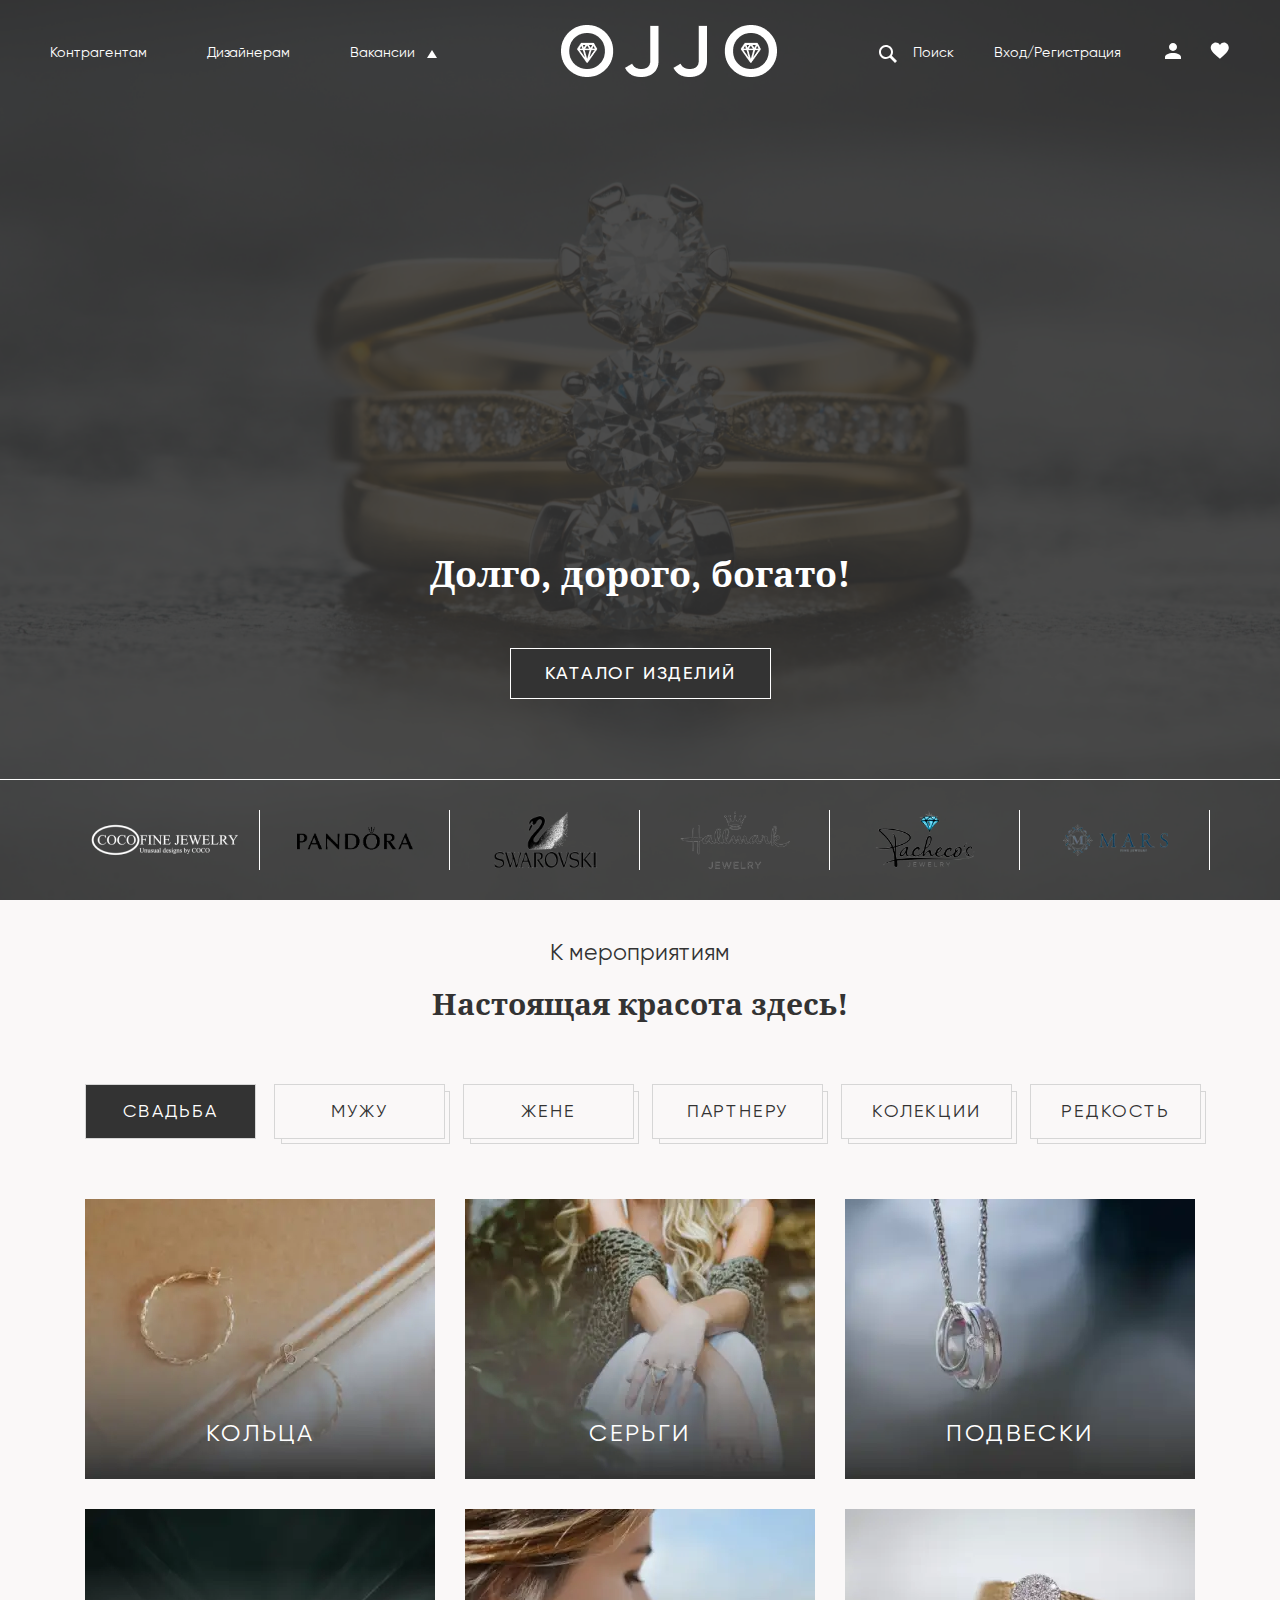
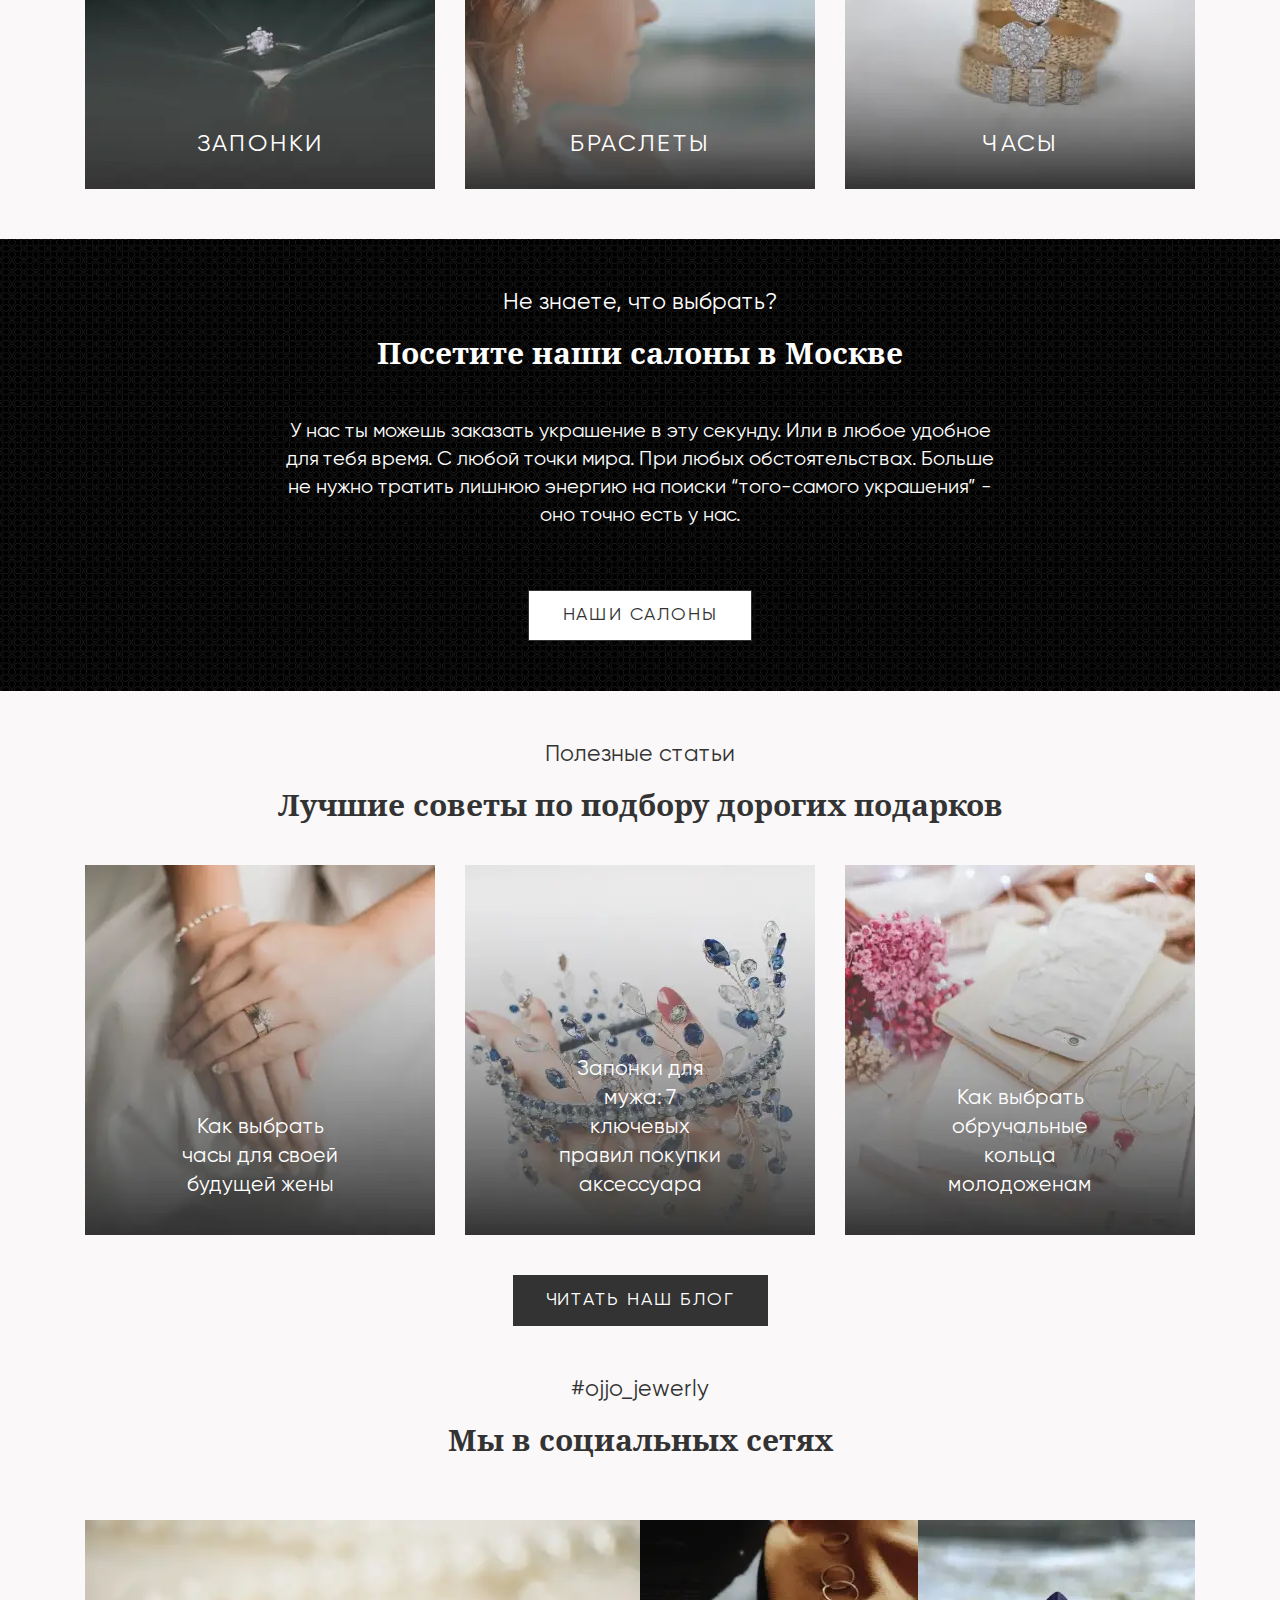
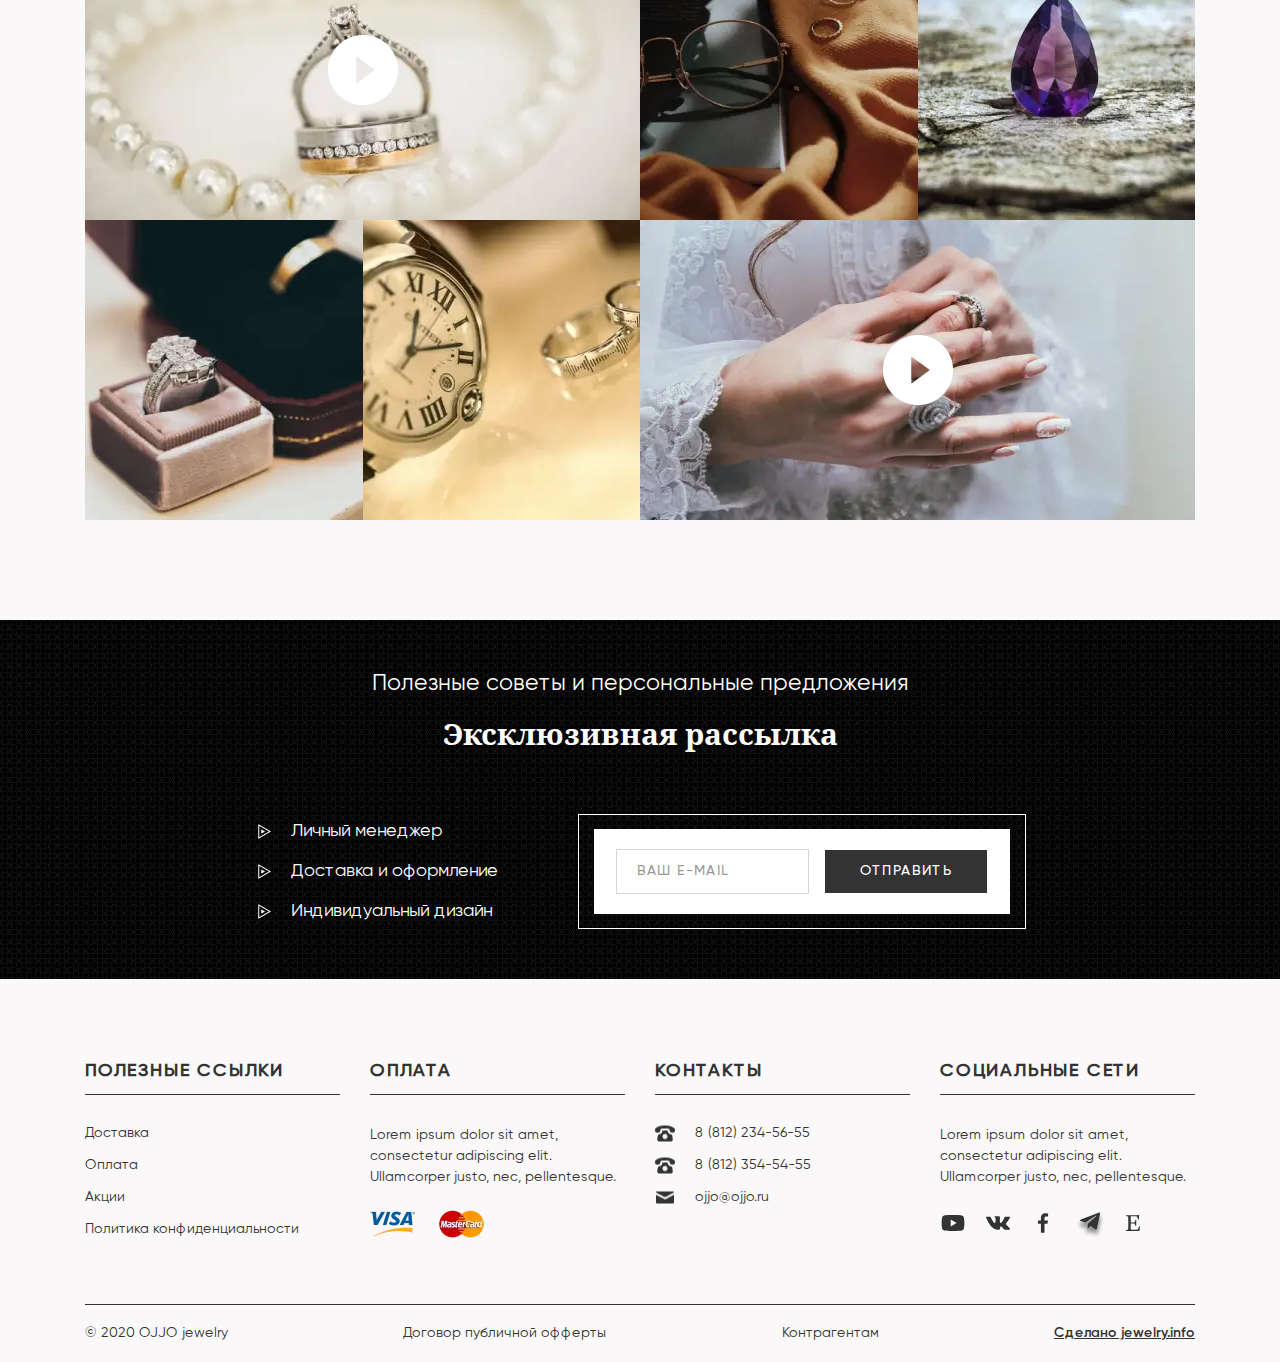
<file: index.html>
<!DOCTYPE html><html lang="en"><head>    <meta charset="UTF-8">    <meta name="viewport" content="width=device-width, initial-scale=1.0">    <title>OJJO</title>    <link rel="stylesheet" href="css/style.min.css">    <!-- Favicon -->    <link rel="apple-touch-icon" sizes="180x180" href="img/favicon/apple-touch-icon.png">    <link rel="icon" type="image/png" sizes="32x32" href="img/favicon/favicon-32x32.png">    <link rel="icon" type="image/png" sizes="16x16" href="img/favicon/favicon-16x16.png">    <link rel="manifest" href="img/favicon/site.webmanifest">    <meta name="msapplication-TileColor" content="#da532c">    <meta name="theme-color" content="#ffffff"></head><!-- Svg --><svg style="display: none;">    <symbol id = "ArrowLeft" viewBox="0 0 455 455">        <path d="M227.5,0C101.855,0,0,101.855,0,227.5S101.855,455,227.5,455S455,353.145,455,227.5S353.145,0,227.5,0z M276.772,334.411	    l-21.248,21.178L127.852,227.5L255.524,99.411l21.248,21.178L170.209,227.5L276.772,334.411z"/>    </symbol>    <symbol id = "ArrowRight" viewBox="0 0 455 455">        <path d="M227.5,0C101.855,0,0,101.855,0,227.5S101.855,455,227.5,455S455,353.145,455,227.5S353.145,0,227.5,0z M199.476,355.589	    l-21.248-21.178L284.791,227.5L178.228,120.589l21.248-21.178L327.148,227.5L199.476,355.589z"/>    </symbol></svg><body>    <div class="global-wrapper">        <!-- Svg --><svg style="display:none;">    <symbol id="search" viewBox="0 0 24 24">        <path            d="M21 19L15.846 13.846C16.7988 12.3979 17.1805 10.6477 16.917 8.93442C16.6536 7.22111 15.7638 5.66648 14.4199 4.57154C13.076 3.47659 11.3737 2.91923 9.64247 3.00735C7.91125 3.09547 6.27431 3.82281 5.04857 5.04855C3.82283 6.27429 3.09549 7.91123 3.00737 9.64245C2.91925 11.3737 3.47662 13.076 4.57156 14.4199C5.6665 15.7637 7.22113 16.6535 8.93445 16.917C10.6478 17.1804 12.3979 16.7988 13.846 15.846L19 21L21 19ZM5 9.99998C5 7.24298 7.243 4.99998 10 4.99998C12.757 4.99998 15 7.24298 15 9.99998C15 12.757 12.757 15 10 15C7.243 15 5 12.757 5 9.99998Z">    </symbol>    <symbol id="account" viewBox="0 0 24 24">        <path            d="M12 4C13.0609 4 14.0783 4.42143 14.8284 5.17157C15.5786 5.92172 16 6.93913 16 8C16 9.06087 15.5786 10.0783 14.8284 10.8284C14.0783 11.5786 13.0609 12 12 12C10.9391 12 9.92172 11.5786 9.17157 10.8284C8.42143 10.0783 8 9.06087 8 8C8 6.93913 8.42143 5.92172 9.17157 5.17157C9.92172 4.42143 10.9391 4 12 4ZM12 14C16.42 14 20 15.79 20 18V20H4V18C4 15.79 7.58 14 12 14Z">    </symbol>    <symbol id="like" viewBox="0 0 18 16">        <path            d="M8.97342 2.59641C6.21857 -1.65888 0.642853 0.659263 0.642853 5.29469C0.642853 8.77555 8.28685 14.2205 8.97342 14.9285C9.66471 14.2205 16.9286 8.77555 16.9286 5.29469C16.9286 0.694406 11.7334 -1.65888 8.97342 2.59641V2.59641Z">    </symbol></svg><!-- Header --><div class="main__header">    <header class="header catalog__header" id = "header">        <div class="container">            <div class="header__inner">                <button class="nav-toggle">                    <span class="nav-toggle__item">Menu</span>                </button>                <nav class="header-menu menu">                    <ul class="header-menu-list menu__list">                        <li class="header-menu-list__item">                            <a href="contacts.html" class="header-menu-list__link">Контрагентам</a>                        </li>                        <li class="header-menu-list__item"><a href="catalog.html" class="header-menu-list__link">Дизайнерам</a></li>                        <li class="header-menu-list__item header-menu-list__item_arr">                            <a href="#" class="header-menu-list__link header-menu-list__link_arr">Вакансии</a>                            <span class="menu__arrow arrow"></span>                            <ul class="sub-menu__list">                                <li>                                    <a href="#" class = "sub-menu__link">Дизайнер</a>                                </li>                                <li>                                    <a href="#" class = "sub-menu__link">Менеджер</a>                                </li>                                <li>                                    <a href="#" class = "sub-menu__link">Управляющий персоналом</a>                                </li>                                <li>                                    <a href="#" class = "sub-menu__link">С++ программист</a>                                </li>                            </ul>                        </li>                    </ul>                </nav>                <!-- Logo -->                <div class="header__logo">                    <a href="#" class="logo">                        <picture><source srcset="img/header/logo.webp" type="image/webp"><img src="img/header/logo.png" alt="Ojjo"></picture>                    </a>                </div>                <!-- Actions -->                <div class="header__actions actions-header">                    <div class="actions-header__search search">                        <form action="#" class="actions-header__form">                            <input type="search" class = "input" placeholder="Введите">                        </form>                        <a href="#" class="search__iccon">                            <svg class="search__img">                                <use xlink:href="#search"></use>                            </svg>                            <span>Поиск</span>                        </a>                    </div>                    <div class="actions-header__enter enter-header">                        <a href="#" class="enter-header__link"><span>Вход/</span> <span>Регистрация</span></a>                    </div>                    <div class="actions-header__links links-header">                        <a href="#" class="links-header__item">                            <svg class="links-header__img">                                <use xlink:href="#account"></use>                            </svg>                        </a>                        <a href="#" class="links-header__item">                            <svg class="links-header__img links-header__img_like">                                <use xlink:href="#like"></use>                            </svg>                        </a>                    </div>                    <!-- Hidden -->                    <ul class="header-social">                        <li class="header-social__item"><a href="#" class="header-social__link"><picture><source srcset="img/header/carbon_logo-youtube.svg" type="image/webp"><img src="img/header/carbon_logo-youtube.svg" alt="Youtube"></picture></a></li>                        <li class="header-social__item"><a href="#" class="header-social__link"><picture><source srcset="img/header/entypo-social_vk.svg" type="image/webp"><img src="img/header/entypo-social_vk.svg" alt="Entypo"></picture></a></li>                        <li class="header-social__item"><a href="#" class="header-social__link"><picture><source srcset="img/header/bx_bxl-facebook.svg" type="image/webp"><img src="img/header/bx_bxl-facebook.svg" alt="Facebook"></picture></a></li>                        <li class="header-social__item"><a href="#" class="header-social__link"><picture><source srcset="img/header/bx_bxl-telegram.svg" type="image/webp"><img src="img/header/bx_bxl-telegram.svg" alt="Telegram"></picture></a></li>                        <li class="header-social__item"><a href="#" class="header-social__link"><picture><source srcset="img/header/simple-icons_etsy.svg" type="image/webp"><img class="header-social__iccon_l" src="img/header/simple-icons_etsy.svg" alt="Etsy"></picture></a></li>                    </ul>                </div>            </div>        </div>    </header></div>        <main class="page">            <div class="intro" id = "intro" style = "background: url(img/intro/bgc.png) no-repeat center center;">                <div class="container">                    <div class="intro__inner">                        <div class="intro__row">                            <h3 class="intro__title">Долго, дорого, богато!</h3>                            <a href="catalog.html" class="intro__btn">Каталог изделий </a>                        </div>                        <!-- Intro footer -->                        <div class="intro__bottom bottom-intro">                            <div class="bottom-intro__brands brands" id = "brands-slider">                                <div class="brands__item">                                    <picture><source srcset="img/intro/1.webp" type="image/webp"><img src="img/intro/1.png" alt="Coco fine jevelry"></picture>                                </div>                                <div class="brands__item">                                    <picture><source srcset="img/intro/2.webp" type="image/webp"><img src="img/intro/2.png" alt="Coco fine jevelry"></picture>                                </div>                                <div class="brands__item">                                    <picture><source srcset="img/intro/3.webp" type="image/webp"><img src="img/intro/3.png" alt="Coco fine jevelry"></picture>                                </div>                                <div class="brands__item">                                    <picture><source srcset="img/intro/4.webp" type="image/webp"><img src="img/intro/4.png" alt="Coco fine jevelry"></picture>                                </div>                                <div class="brands__item">                                    <picture><source srcset="img/intro/5.webp" type="image/webp"><img src="img/intro/5.png" alt="Coco fine jevelry"></picture>                                </div>                                <div class="brands__item">                                    <picture><source srcset="img/intro/6.webp" type="image/webp"><img src="img/intro/6.png" alt="Coco fine jevelry"></picture>                                </div>                                <div class="brands__item">                                    <picture><source srcset="img/intro/4.webp" type="image/webp"><img src="img/intro/4.png" alt="Coco fine jevelry"></picture>                                </div>                                <div class="brands__item">                                    <picture><source srcset="img/intro/2.webp" type="image/webp"><img src="img/intro/2.png" alt="Coco fine jevelry"></picture>                                </div>                                <div class="brands__item">                                    <picture><source srcset="img/intro/1.webp" type="image/webp"><img src="img/intro/1.png" alt="Coco fine jevelry"></picture>                                </div>                                <div class="brands__item">                                    <picture><source srcset="img/intro/3.webp" type="image/webp"><img src="img/intro/3.png" alt="Coco fine jevelry"></picture>                                </div>                                <div class="brands__item">                                    <picture><source srcset="img/intro/6.webp" type="image/webp"><img src="img/intro/6.png" alt="Coco fine jevelry"></picture>                                </div>                                <div class="brands__item">                                    <picture><source srcset="img/intro/5.webp" type="image/webp"><img src="img/intro/5.png" alt="Coco fine jevelry"></picture>                                </div>                            </div>                        </div>                    </div>                </div>            </div>            <!-- Events -->            <section class="events">                <div class="container">                    <div class="section-header">                        <h5 class="section-header__suptitle">К мероприятиям</h5>                        <h3 class="section-header__title">Настоящая красота здесь!</h3>                    </div>                    <div class="events__inner">                        <nav class="events-menu">                            <ul class="events-menu-list">                                <li class="events-menu-list__item"><button data-filter = "All"  href="#" class="events-menu-list__link active"><span>Свадьба</span></button></li>                                <li class="events-menu-list__item"><button data-filter = "Man"  href="#" class="events-menu-list__link"><span>Мужу</span></button></li>                                <li class="events-menu-list__item"><button data-filter = "Women"  href="#" class="events-menu-list__link"><span>Жене</span></button></li>                                <li class="events-menu-list__item"><button data-filter = "Partner"  href="#" class="events-menu-list__link"><span>Партнеру</span></button></li>                                <li class="events-menu-list__item"><button data-filter = "Collection"  href="#" class="events-menu-list__link"><span>Колекции</span></button></li>                                <li class="events-menu-list__item"><button data-filter = "Only"  href="#" class="events-menu-list__link"><span>Редкость</span></button></li>                            </ul>                        </nav>                        <div class="events__items">                            <div class = "events__column" data-cat = "Women">                                <a href = "catalog.html" class="events__item item">                                    <picture><source srcset="img/events/item1.webp" type="image/webp"><img src="img/events/item1.png" alt="Кольца"></picture>                                    <div class = "events__content">                                        <span class="item__title">Кольца</span>                                    </div>                                </a>                            </div>                            <div class = "events__column" data-cat = "Women">                                <a href = "catalog.html" class="events__item item">                                    <picture><source srcset="img/events/item2.webp" type="image/webp"><img src="img/events/item2.png" alt="серьги"></picture>                                    <div class = "events__content">                                        <span class="item__title">Серьги</span>                                    </div>                                </a>                            </div>                            <div class = "events__column" data-cat = "Partner">                                <a href = "catalog.html" class="events__item item">                                    <picture><source srcset="img/events/item3.webp" type="image/webp"><img src="img/events/item3.png" alt="подвески"></picture>                                    <div class = "events__content">                                        <span class="item__title">Подвески</span>                                    </div>                                </a>                            </div>                            <div class = "events__column" data-cat = "Only">                                <a href = "catalog.html" class="events__item item">                                    <picture><source srcset="img/events/item4.webp" type="image/webp"><img src="img/events/item4.png" alt="запонки"></picture>                                    <div class = "events__content">                                        <span class="item__title">Запонки</span>                                    </div>                                </a>                            </div>                            <div class = "events__column" data-cat = "Collection">                                <a href = "catalog.html" class="events__item item">                                    <picture><source srcset="img/events/item5.webp" type="image/webp"><img src="img/events/item5.png" alt="браслеты"></picture>                                    <div class = "events__content">                                        <span class="item__title">Браслеты</span>                                    </div>                                </a>                            </div>                            <div class = "events__column" data-cat = "Man">                                <a href = "catalog.html" class="events__item item">                                    <picture><source srcset="img/events/item6.webp" type="image/webp"><img src="img/events/item6.png" alt="часы"></picture>                                    <div class = "events__content">                                        <span class="item__title">Часы</span>                                    </div>                                </a>                            </div>                        </div>                    </div>                </div>            </section>            <section class="salon section">                <div class="container">                    <div class="section-header">                        <h5 class="section-header__suptitle section-header__suptitle_white">Не знаете, что выбрать?</h5>                        <h3 class="section-header__title section-header__title_white">Посетите наши салоны в Москве</h3>                    </div>                    <div class="salon__content">                        <div class="salon__description">                            <p>У нас ты можешь заказать украшение в эту секунду. Или в любое удобное для тебя время. С любой точки мира. При любых обстоятельствах. Больше не нужно тратить лишнюю энергию на поиски “того-самого украшения” - оно точно есть у нас. </p>                        </div>                        <div class="salon__btn">                            <a href="catalog.html" class="section-button">Наши салоны</a>                        </div>                    </div>                </div>            </section>            <section class="blog section">                <div class="container">                    <div class="section-header">                        <h5 class="section-header__suptitle">Полезные статьи</h5>                        <h3 class="section-header__title">Лучшие советы по подбору дорогих подарков</h3>                    </div>                    <div class="blog__inner">                        <div class="blog__column">                            <a href = "catalog.html" class="blog__item">                                <picture><source srcset="img/blog/block1.webp" type="image/webp"><img src="img/blog/block1.png" alt=""></picture>                                <div class="blog__content">                                    <span class="blog__title">Как выбрать часы для своей будущей жены</span>                                </div>                            </a>                        </div>                        <div class="blog__column">                            <a href = "catalog.html" class="blog__item">                                <picture><source srcset="img/blog/block2.webp" type="image/webp"><img src="img/blog/block2.png" alt=""></picture>                                <div class="blog__content">                                    <span class="blog__title">Запонки для мужа: 7 ключевых правил покупки аксессуара</span>                                </div>                            </a>                        </div>                        <div class="blog__column">                            <a href = "catalog.html" class="blog__item">                                <picture><source srcset="img/blog/block3.webp" type="image/webp"><img src="img/blog/block3.png" alt=""></picture>                                <div class="blog__content">                                    <span class="blog__title">Как выбрать обручальные кольца молодоженам</span>                                </div>                            </a>                        </div>                    </div>                    <div class="blog__btn">                        <a href="catalog.html" class = "section-button section-button_white">читать наш блог</a>                    </div>                </div>            </section>            <!-- Gallery -->            <section class = "gallery">                <div class = "container">                     <div class="section-header">                        <h5 class="section-header__suptitle">#ojjo_jewerly</h5>                        <h3 class="section-header__title">Мы в социальных сетях</h3>                    </div>                    <div class="gallery__row">                        <div class="gallery__column gallery__column_l">                            <a href = "catalog.html" target="_blank" class="gallery__item gallery__item_video">                                <picture><source srcset="img/gallery/1.webp" type="image/webp"><img src="img/gallery/1.png" alt=""></picture>                            </a>                        </div>                        <div class="gallery__column">                            <a href="catalog.html" target="_blank" class="gallery__item">                                <picture><source srcset="img/gallery/2.webp" type="image/webp"><img src="img/gallery/2.png" alt=""></picture>                            </a>                        </div>                        <div class="gallery__column">                            <a href="catalog.html" target="_blank" class="gallery__item">                                <picture><source srcset="img/gallery/3.webp" type="image/webp"><img src="img/gallery/3.png" alt=""></picture>                            </a>                        </div>                        <div class="gallery__column">                            <a href="catalog.html" class="gallery__item">                                <picture><source srcset="img/gallery/4.webp" type="image/webp"><img src="img/gallery/4.png" alt=""></picture>                            </a>                        </div>                        <div class="gallery__column">                            <a href="catalog.html" target="_blank" class="gallery__item">                                <picture><source srcset="img/gallery/5.webp" type="image/webp"><img src="img/gallery/5.png" alt=""></picture>                            </a>                            </div>                        <div class="gallery__column gallery__column_l">                            <a href = "catalog.html" target="_blank" class="gallery__item gallery__item_video">                                <picture><source srcset="img/gallery/6.webp" type="image/webp"><img src="img/gallery/6.png" alt=""></picture>                            </a>                        </div>                    </div>                </div>            </section>            <!-- Subscribe -->            <section class="subscribe section">                <div class="container">                    <div class="section-header">                        <h5 class="section-header__suptitle section-header__suptitle_white">Полезные советы и персональные предложения</h5>                        <h3 class="section-header__title section-header__title_white">Эксклюзивная рассылка</h3>                    </div>                    <div class="subscribe__row">                        <ul class="subscribe-list">                            <li class="subscribe-list__item">Личный менеджер</li>                            <li class="subscribe-list__item">Доставка и оформление</li>                            <li class="subscribe-list__item">Индивидуальный дизайн</li>                        </ul>                        <!-- Form -->                        <form action="#" id="form" class="subscribe__form form">                            <div class="form__inner">                                <div class="form__input">                                    <input type="email" class = "input req email" placeholder="Ваш e-mail">                                </div>                                <div class="form__btn">                                    <button class="btn btn-subscribe" type="submit">отправить</button>                                </div>                            </div>                        </form>                    </div>                </div>            </section>        </main>        <footer class="footer">    <div class="container">        <div class="footer__top">            <div class="footer__row">                <div class="footer__column">                    <div class="footer__header">                        <h3 class="footer__title">Полезные ссылки</h3>                    </div>                    <nav class="footer-menu">                        <ul class="footer-menu-list">                            <li class="footer-menu-list__item"><a href="#" class="footer-menu-list__link">Доставка</a></li>                            <li class="footer-menu-list__item"><a href="#" class="footer-menu-list__link">Оплата </a></li>                            <li class="footer-menu-list__item"><a href="#" class="footer-menu-list__link">Акции</a></li>                            <li class="footer-menu-list__item"><a href="#" class="footer-menu-list__link">Политика конфиденциальности</a></li>                        </ul>                    </nav>                </div>                <div class="footer__column">                    <div class="footer__header">                        <h3 class="footer__title">оплата</h3>                    </div>                    <div class="footer__description">                        <p>Lorem ipsum dolor sit amet, consectetur adipiscing elit. Ullamcorper justo, nec, pellentesque.</p>                    </div>                    <div class="footer__payments payments-footer">                        <a href="#" class="payments-footer__item">                            <picture><source srcset="img/footer/Visa.webp" type="image/webp"><img src="img/footer/Visa.png" alt="Visa"></picture>                        </a>                        <a href="#" class="payments-footer__item">                            <picture><source srcset="img/footer/Mastercard.webp" type="image/webp"><img src="img/footer/Mastercard.png" alt="Mastercard"></picture>                        </a>                    </div>                </div>                <div class="footer__column">                    <div class="footer__header">                        <h3 class="footer__title">контакты</h3>                    </div>                    <ul class="footer__contacts contacts-footer">                        <li class="contacts-footer__item"><a href="tel:88122345655" class="contacts-footer__link">8 (812) 234-56-55</a></li>                        <li class="contacts-footer__item"><a href="tel:88123545455" class="contacts-footer__link">8 (812) 354-54-55</a></li>                        <li class="contacts-footer__item contacts-footer__item_m"><a href="mailto:ojjo@ojjo.ru" class="contacts-footer__link">ojjo@ojjo.ru</a></li>                    </ul>                </div>                <div class="footer__column">                    <div class="footer__header">                        <h3 class="footer__title">социальные сети</h3>                    </div>                    <div class="footer__description">                        <p>Lorem ipsum dolor sit amet, consectetur adipiscing elit. Ullamcorper justo, nec, pellentesque.</p>                    </div>                    <ul class="footer-social">                        <li class="footer-social__item"><a href="#" class="footer-social__link"><picture><source srcset="img/footer/carbon_logo-youtube.svg" type="image/webp"><img src="img/footer/carbon_logo-youtube.svg" alt="Youtube"></picture></a></li>                        <li class="footer-social__item"><a href="#" class="footer-social__link"><picture><source srcset="img/footer/entypo-social_vk.svg" type="image/webp"><img src="img/footer/entypo-social_vk.svg" alt="Entypo"></picture></a></li>                        <li class="footer-social__item"><a href="#" class="footer-social__link"><picture><source srcset="img/footer/bx_bxl-facebook.svg" type="image/webp"><img src="img/footer/bx_bxl-facebook.svg" alt="Facebook"></picture></a></li>                        <li class="footer-social__item"><a href="#" class="footer-social__link"><picture><source srcset="img/footer/bx_bxl-telegram.svg" type="image/webp"><img src="img/footer/bx_bxl-telegram.svg" alt="Telegram"></picture></a></li>                        <li class="footer-social__item"><a href="#" class="footer-social__link"><picture><source srcset="img/footer/simple-icons_etsy.svg" type="image/webp"><img src="img/footer/simple-icons_etsy.svg" alt="Etsy"></picture></a></li>                    </ul>                </div>            </div>        </div>        <div class="footer-bottom">            <div class="footer-bottom__inner">                <ul class="footer-bottom__list">                    <li class="footer-bottom__item"> <span class="footer-bottom__copy">&copy; 2020 OJJO jewelry</span></li>                    <li class="footer-bottom__item"><a href = "#" class="footer-bottom__title">                        Договор публичной офферты                    </a></li>                    <li class="footer-bottom__item"> <a href = "#" class="footer-bottom__title">                        Контрагентам                    </a></li>                    <li class="footer-bottom__item"> <a href = "#" class="footer-bottom__title footer-bottom__title_info">                        Сделано jewelry.info                    </a></li>                </ul>                           </div>        </div>    </div></footer>    </div>    <script src="js/script.min.js"></script></script></body></html>
</file>
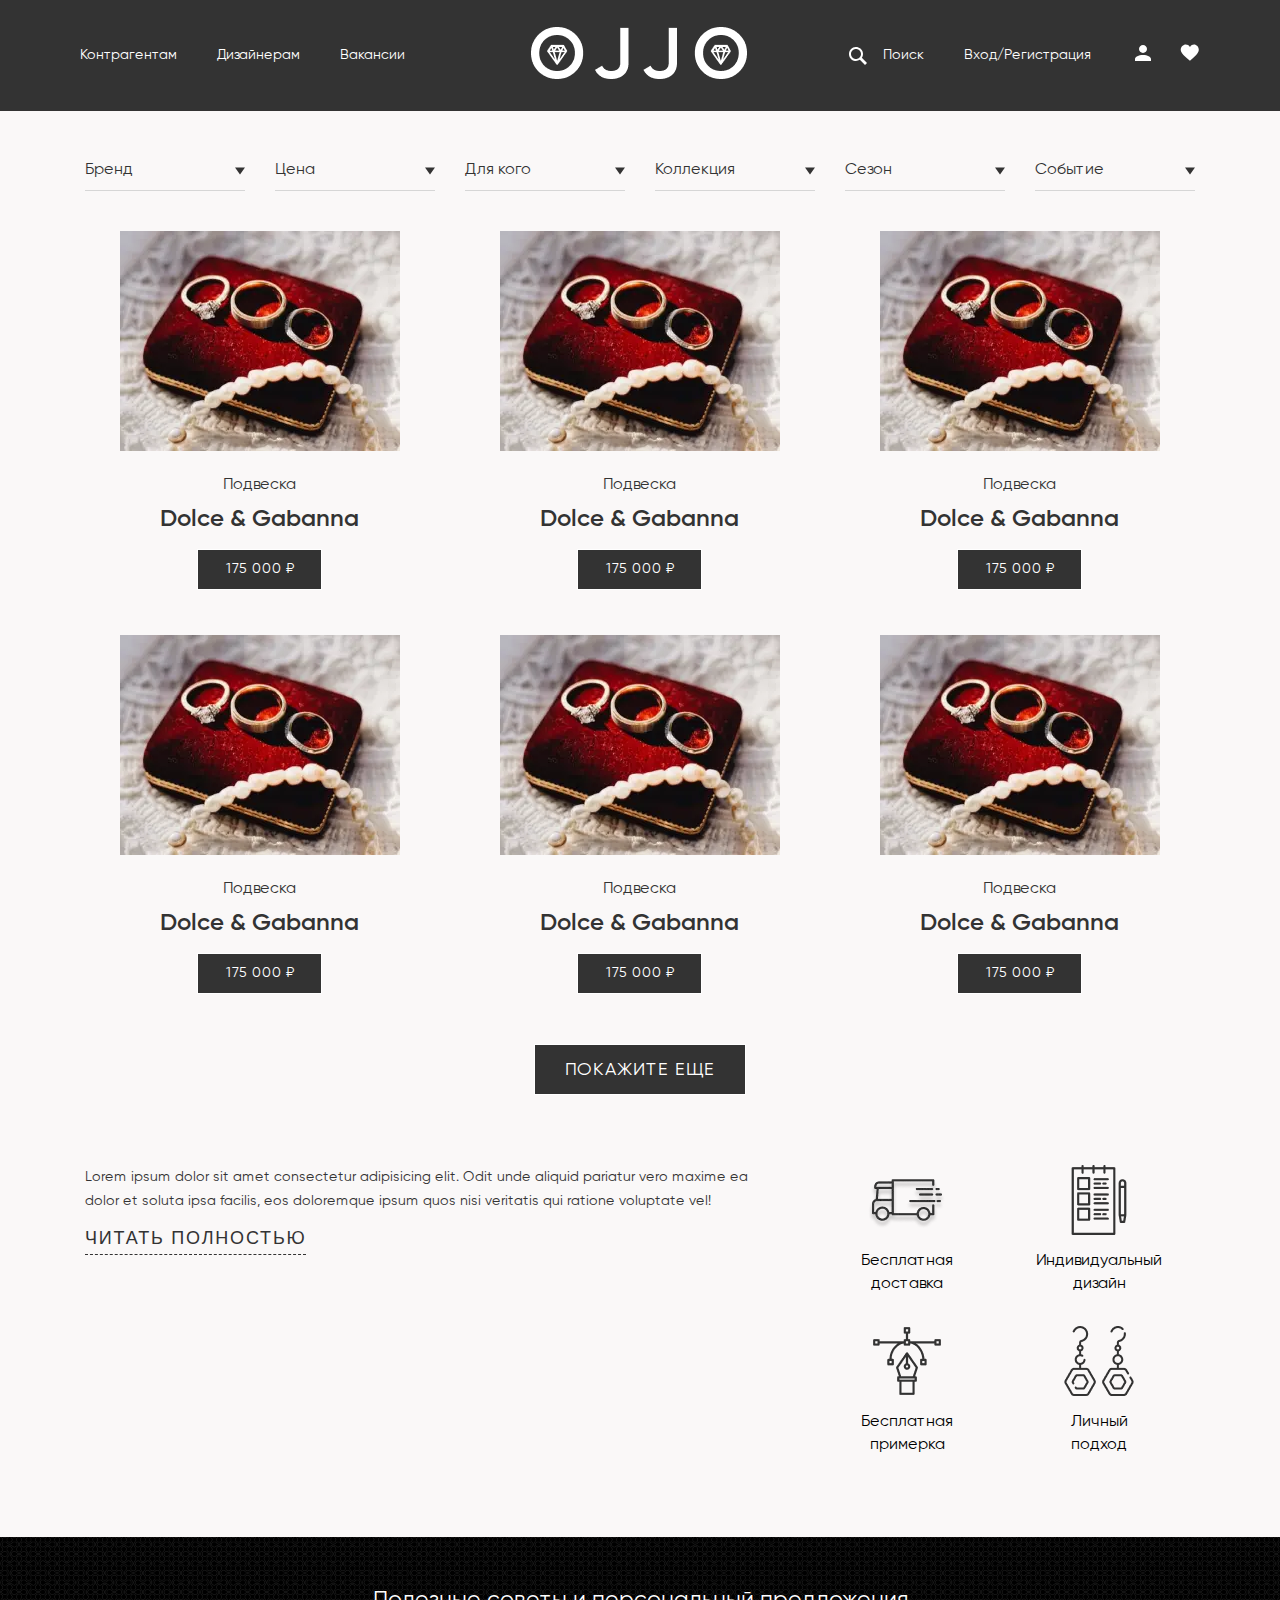
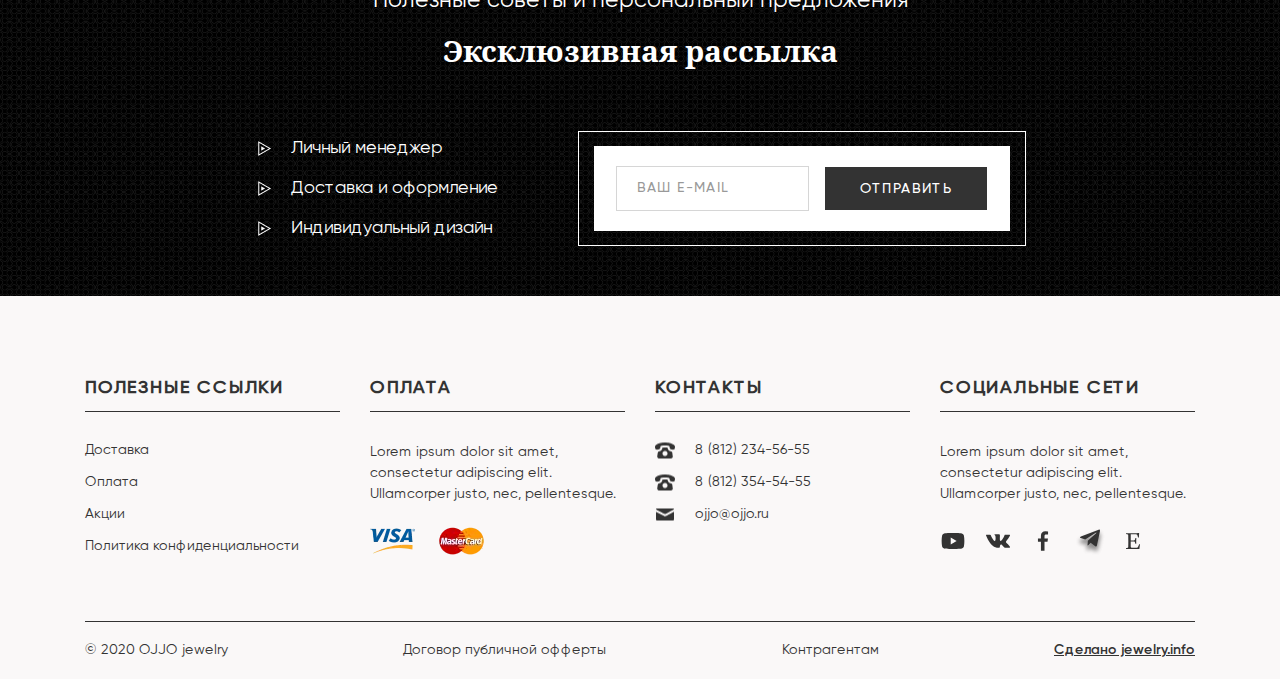
<file: catalog.html>
<!DOCTYPE html><html lang="en"><head>    <meta charset="UTF-8">    <meta name="viewport" content="width=device-width, initial-scale=1.0">    <title>OJJO Каталог</title>    <link rel="stylesheet" href="css/style.min.css">    <link rel="apple-touch-icon" sizes="180x180" href="img/favicon/apple-touch-icon.png">    <link rel="icon" type="image/png" sizes="32x32" href="img/favicon/favicon-32x32.png">    <link rel="icon" type="image/png" sizes="16x16" href="img/favicon/favicon-16x16.png">    <link rel="manifest" href="img/favicon/site.webmanifest">    <meta name="msapplication-TileColor" content="#da532c">    <meta name="theme-color" content="#ffffff"></head><!-- Svg --><svg style="display:none;">    <symbol id="search" viewBox="0 0 24 24">        <path            d="M21 19L15.846 13.846C16.7988 12.3979 17.1805 10.6477 16.917 8.93442C16.6536 7.22111 15.7638 5.66648 14.4199 4.57154C13.076 3.47659 11.3737 2.91923 9.64247 3.00735C7.91125 3.09547 6.27431 3.82281 5.04857 5.04855C3.82283 6.27429 3.09549 7.91123 3.00737 9.64245C2.91925 11.3737 3.47662 13.076 4.57156 14.4199C5.6665 15.7637 7.22113 16.6535 8.93445 16.917C10.6478 17.1804 12.3979 16.7988 13.846 15.846L19 21L21 19ZM5 9.99998C5 7.24298 7.243 4.99998 10 4.99998C12.757 4.99998 15 7.24298 15 9.99998C15 12.757 12.757 15 10 15C7.243 15 5 12.757 5 9.99998Z">    </symbol>    <symbol id="account" viewBox="0 0 24 24">        <path            d="M12 4C13.0609 4 14.0783 4.42143 14.8284 5.17157C15.5786 5.92172 16 6.93913 16 8C16 9.06087 15.5786 10.0783 14.8284 10.8284C14.0783 11.5786 13.0609 12 12 12C10.9391 12 9.92172 11.5786 9.17157 10.8284C8.42143 10.0783 8 9.06087 8 8C8 6.93913 8.42143 5.92172 9.17157 5.17157C9.92172 4.42143 10.9391 4 12 4ZM12 14C16.42 14 20 15.79 20 18V20H4V18C4 15.79 7.58 14 12 14Z">    </symbol>    <symbol id="like" viewBox="0 0 18 16">        <path            d="M8.97342 2.59641C6.21857 -1.65888 0.642853 0.659263 0.642853 5.29469C0.642853 8.77555 8.28685 14.2205 8.97342 14.9285C9.66471 14.2205 16.9286 8.77555 16.9286 5.29469C16.9286 0.694406 11.7334 -1.65888 8.97342 2.59641V2.59641Z">    </symbol></svg><body>    <div class="global-wrapper">        <div class="other__header">            <header class="header catalog__header" id = "header">                <div class="container">                    <div class="header__inner">                        <button class="nav-toggle">                            <span class="nav-toggle__item">Menu</span>                        </button>                        <nav class="header-menu">                            <ul class="header-menu-list">                                <li class="header-menu-list__item"><a href="#" class="header-menu-list__link">Контрагентам</a></li>                                <li class="header-menu-list__item"><a href="#" class="header-menu-list__link">Дизайнерам</a></li>                                <li class="header-menu-list__item">                                    <a href="#" class="header-menu-list__link">Вакансии</a>                                </li>                            </ul>                        </nav>                        <!-- Logo -->                        <div class="header__logo">                            <a href="#" class="logo">                                <picture><source srcset="img/header/logo.webp" type="image/webp"><img src="img/header/logo.png" alt="Ojjo"></picture>                            </a>                        </div>                        <!-- Actions -->                        <div class="header__actions actions-header">                            <div class="actions-header__search search">                                <form action="#" class="actions-header__form">                                    <input type="search" class = "input" placeholder="Введите">                                </form>                                <a href="#" class="search__iccon">                                    <svg class="search__img">                                        <use xlink:href="#search"></use>                                    </svg>                                    <span>Поиск</span>                                </a>                            </div>                            <div class="actions-header__enter enter-header">                                <a href="#" class="enter-header__link"><span>Вход/</span> <span>Регистрация</span></a>                            </div>                            <div class="actions-header__links links-header">                                <a href="#" class="links-header__item">                                    <svg class="links-header__img">                                        <use xlink:href="#account"></use>                                    </svg>                                </a>                                <a href="#" class="links-header__item">                                    <svg class="links-header__img links-header__img_like">                                        <use xlink:href="#like"></use>                                    </svg>                                </a>                            </div>                            <!-- Hidden -->                            <ul class="header-social">                                <li class="header-social__item"><a href="#" class="header-social__link"><picture><source srcset="img/header/carbon_logo-youtube.svg" type="image/webp"><img src="img/header/carbon_logo-youtube.svg" alt="Youtube"></picture></a></li>                                <li class="header-social__item"><a href="#" class="header-social__link"><picture><source srcset="img/header/entypo-social_vk.svg" type="image/webp"><img src="img/header/entypo-social_vk.svg" alt="Entypo"></picture></a></li>                                <li class="header-social__item"><a href="#" class="header-social__link"><picture><source srcset="img/header/bx_bxl-facebook.svg" type="image/webp"><img src="img/header/bx_bxl-facebook.svg" alt="Facebook"></picture></a></li>                                <li class="header-social__item"><a href="#" class="header-social__link"><picture><source srcset="img/header/bx_bxl-telegram.svg" type="image/webp"><img src="img/header/bx_bxl-telegram.svg" alt="Telegram"></picture></a></li>                                <li class="header-social__item"><a href="#" class="header-social__link"><picture><source srcset="img/header/simple-icons_etsy.svg" type="image/webp"><img class="header-social__iccon_l" src="img/header/simple-icons_etsy.svg" alt="Etsy"></picture></a></li>                            </ul>                        </div>                    </div>                </div>            </header>        </div>        <main class="page">            <div class="catalog">                <div class="container">                    <div class="catalog__product product">                        <nav class="product-menu" id = "intro">                            <ul class="product-menu-list">                                <li class="product-menu-list__item">                                    <a href="#" class="product-menu-list__link"><span>Бренд </span></a>                                    <!-- First level -->                                    <span class="menu__arrow arrow arrow_black"></span>                                    <form action="#" class="product-menu-list__subform">                                        <ul class="product-menu-list__submenu">                                            <li class = "product-menu-list__subitem">                                                <label class="checkbox">                                                    <input type="checkbox" class = "checkbox__real">                                                    <span class="checkbox__fake"></span>                                                    <span class="product-menu-list__subname">Versacci</span>                                                </label>                                            </li>                                            <li class = "product-menu-list__subitem">                                                <label class="checkbox">                                                    <input type="checkbox" class = "checkbox__real">                                                    <span class="checkbox__fake"></span>                                                    <span class="product-menu-list__subname">Trebbo</span>                                                </label>                                            </li>                                            <li class = "product-menu-list__subitem">                                                <label class="checkbox">                                                    <input type="checkbox" class = "checkbox__real">                                                    <span class="checkbox__fake"></span>                                                    <span class="product-menu-list__subname">Jewelry for you family</span>                                                </label>                                            </li>                                            <li class = "product-menu-list__subitem">                                                <label class="checkbox">                                                    <input type="checkbox" class = "checkbox__real">                                                    <span class="checkbox__fake"></span>                                                    <span class="product-menu-list__subname">VIP ghoret</span>                                                </label>                                            </li>                                            <li class = "product-menu-list__subitem">                                                <label class="checkbox">                                                    <input type="checkbox" class = "checkbox__real">                                                    <span class="checkbox__fake"></span>                                                    <span class="product-menu-list__subname">Dolce & Gabanna</span>                                                </label>                                            </li>                                        </ul>                                        <div class="product-menu-list__subfooter">                                            <input type="reset" class = "product-menu-list__subreset" value="очистить">                                            <button type="button" class="product-menu-list__subbtn">показать</button>                                        </div>                                    </form>                                </li>                                <li class="product-menu-list__item"><a href="#" class="product-menu-list__link"><span>Цена</span></a>                                    <span class="menu__arrow arrow arrow_black"></span>                                    <form action="#" class="product-menu-list__subform">                                        <ul class="product-menu-list__submenu">                                            <li class = "product-menu-list__subitem">                                                <label class="checkbox">                                                    <input type="checkbox" class = "checkbox__real">                                                    <span class="checkbox__fake"></span>                                                    <span class="product-menu-list__subname">Versacci</span>                                                </label>                                            </li>                                            <li class = "product-menu-list__subitem">                                                <label class="checkbox">                                                    <input type="checkbox" class = "checkbox__real">                                                    <span class="checkbox__fake"></span>                                                    <span class="product-menu-list__subname">Trebbo</span>                                                </label>                                            </li>                                            <li class = "product-menu-list__subitem">                                                <label class="checkbox">                                                    <input type="checkbox" class = "checkbox__real">                                                    <span class="checkbox__fake"></span>                                                    <span class="product-menu-list__subname">Jewelry for you family</span>                                                </label>                                            </li>                                            <li class = "product-menu-list__subitem">                                                <label class="checkbox">                                                    <input type="checkbox" class = "checkbox__real">                                                    <span class="checkbox__fake"></span>                                                    <span class="product-menu-list__subname">VIP ghoret</span>                                                </label>                                            </li>                                            <li class = "product-menu-list__subitem">                                                <label class="checkbox">                                                    <input type="checkbox" class = "checkbox__real">                                                    <span class="checkbox__fake"></span>                                                    <span class="product-menu-list__subname">Dolce & Gabanna</span>                                                </label>                                            </li>                                        </ul>                                        <div class="product-menu-list__subfooter">                                            <input type="reset" class = "product-menu-list__subreset" value="очистить">                                            <button type="button" class="product-menu-list__subbtn">показать</button>                                        </div>                                    </form>                                </li>                                <li class="product-menu-list__item"><a href="#" class="product-menu-list__link"><span>Для кого</span></a>                                    <span class="menu__arrow arrow arrow_black"></span>                                    <form action="#" class="product-menu-list__subform">                                        <ul class="product-menu-list__submenu">                                            <li class = "product-menu-list__subitem">                                                <label class="checkbox">                                                    <input type="checkbox" class = "checkbox__real">                                                    <span class="checkbox__fake"></span>                                                    <span class="product-menu-list__subname">Versacci</span>                                                </label>                                            </li>                                            <li class = "product-menu-list__subitem">                                                <label class="checkbox">                                                    <input type="checkbox" class = "checkbox__real">                                                    <span class="checkbox__fake"></span>                                                    <span class="product-menu-list__subname">Trebbo</span>                                                </label>                                            </li>                                            <li class = "product-menu-list__subitem">                                                <label class="checkbox">                                                    <input type="checkbox" class = "checkbox__real">                                                    <span class="checkbox__fake"></span>                                                    <span class="product-menu-list__subname">Jewelry for you family</span>                                                </label>                                            </li>                                            <li class = "product-menu-list__subitem">                                                <label class="checkbox">                                                    <input type="checkbox" class = "checkbox__real">                                                    <span class="checkbox__fake"></span>                                                    <span class="product-menu-list__subname">VIP ghoret</span>                                                </label>                                            </li>                                            <li class = "product-menu-list__subitem">                                                <label class="checkbox">                                                    <input type="checkbox" class = "checkbox__real">                                                    <span class="checkbox__fake"></span>                                                    <span class="product-menu-list__subname">Dolce & Gabanna</span>                                                </label>                                            </li>                                        </ul>                                        <div class="product-menu-list__subfooter">                                            <input type="reset" class = "product-menu-list__subreset" value="очистить">                                            <button type="button" class="product-menu-list__subbtn">показать</button>                                        </div>                                    </form>                                </li>                                <li class="product-menu-list__item"><a href="#" class="product-menu-list__link"><span>Коллекция </span></a>                                    <span class="menu__arrow arrow arrow_black"></span>                                    <form action="#" class="product-menu-list__subform">                                        <ul class="product-menu-list__submenu">                                            <li class = "product-menu-list__subitem">                                                <label class="checkbox">                                                    <input type="checkbox" class = "checkbox__real">                                                    <span class="checkbox__fake"></span>                                                    <span class="product-menu-list__subname">Versacci</span>                                                </label>                                            </li>                                            <li class = "product-menu-list__subitem">                                                <label class="checkbox">                                                    <input type="checkbox" class = "checkbox__real">                                                    <span class="checkbox__fake"></span>                                                    <span class="product-menu-list__subname">Trebbo</span>                                                </label>                                            </li>                                            <li class = "product-menu-list__subitem">                                                <label class="checkbox">                                                    <input type="checkbox" class = "checkbox__real">                                                    <span class="checkbox__fake"></span>                                                    <span class="product-menu-list__subname">Jewelry for you family</span>                                                </label>                                            </li>                                            <li class = "product-menu-list__subitem">                                                <label class="checkbox">                                                    <input type="checkbox" class = "checkbox__real">                                                    <span class="checkbox__fake"></span>                                                    <span class="product-menu-list__subname">VIP ghoret</span>                                                </label>                                            </li>                                            <li class = "product-menu-list__subitem">                                                <label class="checkbox">                                                    <input type="checkbox" class = "checkbox__real">                                                    <span class="checkbox__fake"></span>                                                    <span class="product-menu-list__subname">Dolce & Gabanna</span>                                                </label>                                            </li>                                        </ul>                                        <div class="product-menu-list__subfooter">                                            <input type="reset" class = "product-menu-list__subreset" value="очистить">                                            <button type="button" class="product-menu-list__subbtn">показать</button>                                        </div>                                    </form>                                </li>                                <li class="product-menu-list__item"><a href="#" class="product-menu-list__link"><span>Сезон</span></a>                                    <span class="menu__arrow arrow arrow_black"></span>                                    <form action="#" class="product-menu-list__subform">                                        <ul class="product-menu-list__submenu">                                            <li class = "product-menu-list__subitem">                                                <label class="checkbox">                                                    <input type="checkbox" class = "checkbox__real">                                                    <span class="checkbox__fake"></span>                                                    <span class="product-menu-list__subname">Versacci</span>                                                </label>                                            </li>                                            <li class = "product-menu-list__subitem">                                                <label class="checkbox">                                                    <input type="checkbox" class = "checkbox__real">                                                    <span class="checkbox__fake"></span>                                                    <span class="product-menu-list__subname">Trebbo</span>                                                </label>                                            </li>                                            <li class = "product-menu-list__subitem">                                                <label class="checkbox">                                                    <input type="checkbox" class = "checkbox__real">                                                    <span class="checkbox__fake"></span>                                                    <span class="product-menu-list__subname">Jewelry for you family</span>                                                </label>                                            </li>                                            <li class = "product-menu-list__subitem">                                                <label class="checkbox">                                                    <input type="checkbox" class = "checkbox__real">                                                    <span class="checkbox__fake"></span>                                                    <span class="product-menu-list__subname">VIP ghoret</span>                                                </label>                                            </li>                                            <li class = "product-menu-list__subitem">                                                <label class="checkbox">                                                    <input type="checkbox" class = "checkbox__real">                                                    <span class="checkbox__fake"></span>                                                    <span class="product-menu-list__subname">Dolce & Gabanna</span>                                                </label>                                            </li>                                        </ul>                                        <div class="product-menu-list__subfooter">                                            <input type="reset" class = "product-menu-list__subreset" value="очистить">                                            <button type="button" class="product-menu-list__subbtn">показать</button>                                        </div>                                    </form>                                </li>                                <li class="product-menu-list__item"><a href="#" class="product-menu-list__link"><span>Событие</span></a>                                    <span class="menu__arrow arrow arrow_black"></span>                                    <form action="#" class="product-menu-list__subform">                                        <ul class="product-menu-list__submenu">                                            <li class = "product-menu-list__subitem">                                                <label class="checkbox">                                                    <input type="checkbox" class = "checkbox__real">                                                    <span class="checkbox__fake"></span>                                                    <span class="product-menu-list__subname">Versacci</span>                                                </label>                                            </li>                                            <li class = "product-menu-list__subitem">                                                <label class="checkbox">                                                    <input type="checkbox" class = "checkbox__real">                                                    <span class="checkbox__fake"></span>                                                    <span class="product-menu-list__subname">Trebbo</span>                                                </label>                                            </li>                                            <li class = "product-menu-list__subitem">                                                <label class="checkbox">                                                    <input type="checkbox" class = "checkbox__real">                                                    <span class="checkbox__fake"></span>                                                    <span class="product-menu-list__subname">Jewelry for you family</span>                                                </label>                                            </li>                                            <li class = "product-menu-list__subitem">                                                <label class="checkbox">                                                    <input type="checkbox" class = "checkbox__real">                                                    <span class="checkbox__fake"></span>                                                    <span class="product-menu-list__subname">VIP ghoret</span>                                                </label>                                            </li>                                            <li class = "product-menu-list__subitem">                                                <label class="checkbox">                                                    <input type="checkbox" class = "checkbox__real">                                                    <span class="checkbox__fake"></span>                                                    <span class="product-menu-list__subname">Dolce & Gabanna</span>                                                </label>                                            </li>                                        </ul>                                        <div class="product-menu-list__subfooter">                                            <input type="reset" class = "product-menu-list__subreset" value="очистить">                                            <button type="button" class="product-menu-list__subbtn">показать</button>                                        </div>                                    </form>                                </li>                            </ul>                        </nav>                        <div class="product__inner">                            <div class="product__column product__column_hr">                                <div class="product-item">                                    <a href="product.html" class="product-item__img">                                        <picture><source srcset="img/catalog/Rectangle21.webp" type="image/webp"><img src="img/catalog/Rectangle21.png" alt=""></picture>                                    </a>                                    <div class="product-item__suptitle">Подвеска</div>                                    <h3 class="product-item__name">Dolce & Gabanna</h3>                                    <div class="product-item__btn">                                        <a href="product.html" class="btn">175 000 ₽</a>                                    </div>                                </div>                            </div>                            <div class="product__column product__column_hr">                                <div class="product-item">                                    <a href="product.html" class="product-item__img">                                        <picture><source srcset="img/catalog/Rectangle21.webp" type="image/webp"><img src="img/catalog/Rectangle21.png" alt=""></picture>                                    </a>                                    <div class="product-item__suptitle">Подвеска</div>                                    <h3 class="product-item__name">Dolce & Gabanna</h3>                                    <div class="product-item__btn">                                        <a href="product.html" class="btn">175 000 ₽</a>                                    </div>                                </div>                            </div>                            <div class="product__column product__column_hr">                                <div class="product-item">                                    <a href="product.html" class="product-item__img">                                        <picture><source srcset="img/catalog/Rectangle21.webp" type="image/webp"><img src="img/catalog/Rectangle21.png" alt=""></picture>                                    </a>                                    <div class="product-item__suptitle">Подвеска</div>                                    <h3 class="product-item__name">Dolce & Gabanna</h3>                                    <div class="product-item__btn">                                        <a href="product.html" class="btn">175 000 ₽</a>                                    </div>                                </div>                            </div>                                <div class="product__column">                                    <div class="product-item">                                        <a href="product.html" class="product-item__img">                                            <picture><source srcset="img/catalog/Rectangle21.webp" type="image/webp"><img src="img/catalog/Rectangle21.png" alt=""></picture>                                        </a>                                        <div class="product-item__suptitle">Подвеска</div>                                        <h3 class="product-item__name">Dolce & Gabanna</h3>                                        <div class="product-item__btn">                                            <a href="product.html" class="btn">175 000 ₽</a>                                        </div>                                    </div>                                </div>                                <div class="product__column">                                    <div class="product-item">                                        <a href="product.html" class="product-item__img">                                            <picture><source srcset="img/catalog/Rectangle21.webp" type="image/webp"><img src="img/catalog/Rectangle21.png" alt=""></picture>                                        </a>                                        <div class="product-item__suptitle">Подвеска</div>                                        <h3 class="product-item__name">Dolce & Gabanna</h3>                                        <div class="product-item__btn">                                            <a href="product.html" class="btn">175 000 ₽</a>                                        </div>                                    </div>                                </div>                                <div class="product__column">                                    <div class="product-item">                                        <a href="product.html" class="product-item__img">                                            <picture><source srcset="img/catalog/Rectangle21.webp" type="image/webp"><img src="img/catalog/Rectangle21.png" alt=""></picture>                                        </a>                                        <div class="product-item__suptitle">Подвеска</div>                                        <h3 class="product-item__name">Dolce & Gabanna</h3>                                        <div class="product-item__btn">                                            <a href="product.html" class="btn">175 000 ₽</a>                                        </div>                                    </div>                                </div>                            <!-- Hidden -->                            <div data-cards class="product__column product__column_hidden">                                <div class="product-item">                                    <a href="product.html" class="product-item__img">                                        <picture><source srcset="img/catalog/Rectangle21.webp" type="image/webp"><img src="img/catalog/Rectangle21.png" alt=""></picture>                                    </a>                                    <div class="product-item__suptitle">Подвеска</div>                                    <h3 class="product-item__name">Dolce & Gabanna</h3>                                    <div class="product-item__btn">                                        <a href="product.html" class="btn">175 000 ₽</a>                                    </div>                                </div>                            </div>                            <div data-cards class="product__column product__column_hidden">                                <div class="product-item">                                    <a href="product.html" class="product-item__img">                                        <picture><source srcset="img/catalog/Rectangle21.webp" type="image/webp"><img src="img/catalog/Rectangle21.png" alt=""></picture>                                    </a>                                    <div class="product-item__suptitle">Подвеска</div>                                    <h3 class="product-item__name">Dolce & Gabanna</h3>                                    <div class="product-item__btn">                                        <a href="product.html" class="btn">175 000 ₽</a>                                    </div>                                </div>                            </div>                            <div data-cards class="product__column product__column_hidden">                                <div class="product-item">                                    <a href="product.html" class="product-item__img">                                        <picture><source srcset="img/catalog/Rectangle21.webp" type="image/webp"><img src="img/catalog/Rectangle21.png" alt=""></picture>                                    </a>                                    <div class="product-item__suptitle">Подвеска</div>                                    <h3 class="product-item__name">Dolce & Gabanna</h3>                                    <div class="product-item__btn">                                        <a href="product.html" class="btn">175 000 ₽</a>                                    </div>                                </div>                            </div>                           </div>                        </div>                        <div class="product__button-more">                            <button class="product__btnShow btn" type="button">покажите еще</button>                        </div>                    </div>                    <!-- Seo -->                    <div class="catalog__seo seo">                        <div class="container">                            <div class="seo__inner">                                <div class="seo__block">                                    <div class="seo__description">                                        <p>Lorem ipsum dolor sit amet consectetur adipisicing elit. Odit unde aliquid pariatur vero maxime ea dolor et soluta ipsa facilis, eos doloremque ipsum quos nisi veritatis qui ratione voluptate vel! <span class = "seo__text">Lorem ipsum dolor sit amet consectetur adipisicing elit. Odit unde aliquid pariatur vero maxime ea dolor et soluta ipsa facilis, eos doloremque ipsum quos nisi veritatis qui ratione voluptate vel!Lorem ipsum dolor sit amet consectetur adipisicing elit. Odit unde aliquid pariatur vero maxime ea dolor et soluta ipsa facilis, eos doloremque ipsum quos nisi veritatis qui ratione voluptate vel!</span></p>                                    </div>                                    <button type="button" class="seo__more">читать полностью</button>                                </div>                                <div class="seo__block block">                                    <div class="block__column">                                        <div class="block-item">                                            <div class="block-item__img"><picture><source srcset="img/catalog/delivery.webp" type="image/webp"><img src="img/catalog/delivery.png" alt=""></picture></div>                                            <div class="block-item__title">Бесплатная <span>доставка</span></div>                                        </div>                                    </div>                                    <div class="block__column">                                        <div class="block-item">                                            <div class="block-item__img"><picture><source srcset="img/catalog/list.webp" type="image/webp"><img src="img/catalog/list.png" alt=""></picture></div>                                            <div class="block-item__title">Индивидуальный <span>дизайн</span></div>                                        </div>                                    </div>                                    <div class="block__column">                                        <div class="block-item">                                            <div class="block-item__img"><picture><source srcset="img/catalog/ribbon-design.webp" type="image/webp"><img src="img/catalog/ribbon-design.png" alt=""></picture></div>                                            <div class="block-item__title">Бесплатная <span>примерка</span></div>                                        </div>                                    </div>                                    <div class="block__column">                                        <div class="block-item">                                            <div class="block-item__img"><picture><source srcset="img/catalog/Group.webp" type="image/webp"><img src="img/catalog/Group.png" alt=""></picture></div>                                            <div class="block-item__title">Личный <span>подход</span></div>                                        </div>                                    </div>                                </div>                            </div>                        </div>                    </div>                </div>            </div>            <!-- Subscribe -->            <section class="subscribe section">                <div class="container">                    <div class="section-header">                        <h5 class="section-header__suptitle section-header__suptitle_white">Полезные советы и                            персональный предложения</h5>                        <h3 class="section-header__title section-header__title_white">Эксклюзивная рассылка</h3>                    </div>                    <div class="subscribe__row">                        <ul class="subscribe-list">                            <li class="subscribe-list__item">Личный менеджер</li>                            <li class="subscribe-list__item">Доставка и оформление</li>                            <li class="subscribe-list__item">Индивидуальный дизайн</li>                        </ul>                        <!-- Form -->                        <form action="#" id="form" class="subscribe__form form">                            <div class="form__inner">                                <div class="form__input">                                    <input type="email" class = "input req email" placeholder="Ваш e-mail">                                </div>                                <div class="form__btn">                                    <button class="btn btn-subscribe" type="submit">отправить</button>                                </div>                            </div>                        </form>                    </div>                </div>            </section>        </main>        <footer class="footer">    <div class="container">        <div class="footer__top">            <div class="footer__row">                <div class="footer__column">                    <div class="footer__header">                        <h3 class="footer__title">Полезные ссылки</h3>                    </div>                    <nav class="footer-menu">                        <ul class="footer-menu-list">                            <li class="footer-menu-list__item"><a href="#" class="footer-menu-list__link">Доставка</a></li>                            <li class="footer-menu-list__item"><a href="#" class="footer-menu-list__link">Оплата </a></li>                            <li class="footer-menu-list__item"><a href="#" class="footer-menu-list__link">Акции</a></li>                            <li class="footer-menu-list__item"><a href="#" class="footer-menu-list__link">Политика конфиденциальности</a></li>                        </ul>                    </nav>                </div>                <div class="footer__column">                    <div class="footer__header">                        <h3 class="footer__title">оплата</h3>                    </div>                    <div class="footer__description">                        <p>Lorem ipsum dolor sit amet, consectetur adipiscing elit. Ullamcorper justo, nec, pellentesque.</p>                    </div>                    <div class="footer__payments payments-footer">                        <a href="#" class="payments-footer__item">                            <picture><source srcset="img/footer/Visa.webp" type="image/webp"><img src="img/footer/Visa.png" alt="Visa"></picture>                        </a>                        <a href="#" class="payments-footer__item">                            <picture><source srcset="img/footer/Mastercard.webp" type="image/webp"><img src="img/footer/Mastercard.png" alt="Mastercard"></picture>                        </a>                    </div>                </div>                <div class="footer__column">                    <div class="footer__header">                        <h3 class="footer__title">контакты</h3>                    </div>                    <ul class="footer__contacts contacts-footer">                        <li class="contacts-footer__item"><a href="tel:88122345655" class="contacts-footer__link">8 (812) 234-56-55</a></li>                        <li class="contacts-footer__item"><a href="tel:88123545455" class="contacts-footer__link">8 (812) 354-54-55</a></li>                        <li class="contacts-footer__item contacts-footer__item_m"><a href="mailto:ojjo@ojjo.ru" class="contacts-footer__link">ojjo@ojjo.ru</a></li>                    </ul>                </div>                <div class="footer__column">                    <div class="footer__header">                        <h3 class="footer__title">социальные сети</h3>                    </div>                    <div class="footer__description">                        <p>Lorem ipsum dolor sit amet, consectetur adipiscing elit. Ullamcorper justo, nec, pellentesque.</p>                    </div>                    <ul class="footer-social">                        <li class="footer-social__item"><a href="#" class="footer-social__link"><picture><source srcset="img/footer/carbon_logo-youtube.svg" type="image/webp"><img src="img/footer/carbon_logo-youtube.svg" alt="Youtube"></picture></a></li>                        <li class="footer-social__item"><a href="#" class="footer-social__link"><picture><source srcset="img/footer/entypo-social_vk.svg" type="image/webp"><img src="img/footer/entypo-social_vk.svg" alt="Entypo"></picture></a></li>                        <li class="footer-social__item"><a href="#" class="footer-social__link"><picture><source srcset="img/footer/bx_bxl-facebook.svg" type="image/webp"><img src="img/footer/bx_bxl-facebook.svg" alt="Facebook"></picture></a></li>                        <li class="footer-social__item"><a href="#" class="footer-social__link"><picture><source srcset="img/footer/bx_bxl-telegram.svg" type="image/webp"><img src="img/footer/bx_bxl-telegram.svg" alt="Telegram"></picture></a></li>                        <li class="footer-social__item"><a href="#" class="footer-social__link"><picture><source srcset="img/footer/simple-icons_etsy.svg" type="image/webp"><img src="img/footer/simple-icons_etsy.svg" alt="Etsy"></picture></a></li>                    </ul>                </div>            </div>        </div>        <div class="footer-bottom">            <div class="footer-bottom__inner">                <ul class="footer-bottom__list">                    <li class="footer-bottom__item"> <span class="footer-bottom__copy">&copy; 2020 OJJO jewelry</span></li>                    <li class="footer-bottom__item"><a href = "#" class="footer-bottom__title">                        Договор публичной офферты                    </a></li>                    <li class="footer-bottom__item"> <a href = "#" class="footer-bottom__title">                        Контрагентам                    </a></li>                    <li class="footer-bottom__item"> <a href = "#" class="footer-bottom__title footer-bottom__title_info">                        Сделано jewelry.info                    </a></li>                </ul>                           </div>        </div>    </div></footer>    </div>    <script src="js/jquery-3.5.1.min.js"></script>    <script src="js/catalog.js"></script></body></html>
</file>
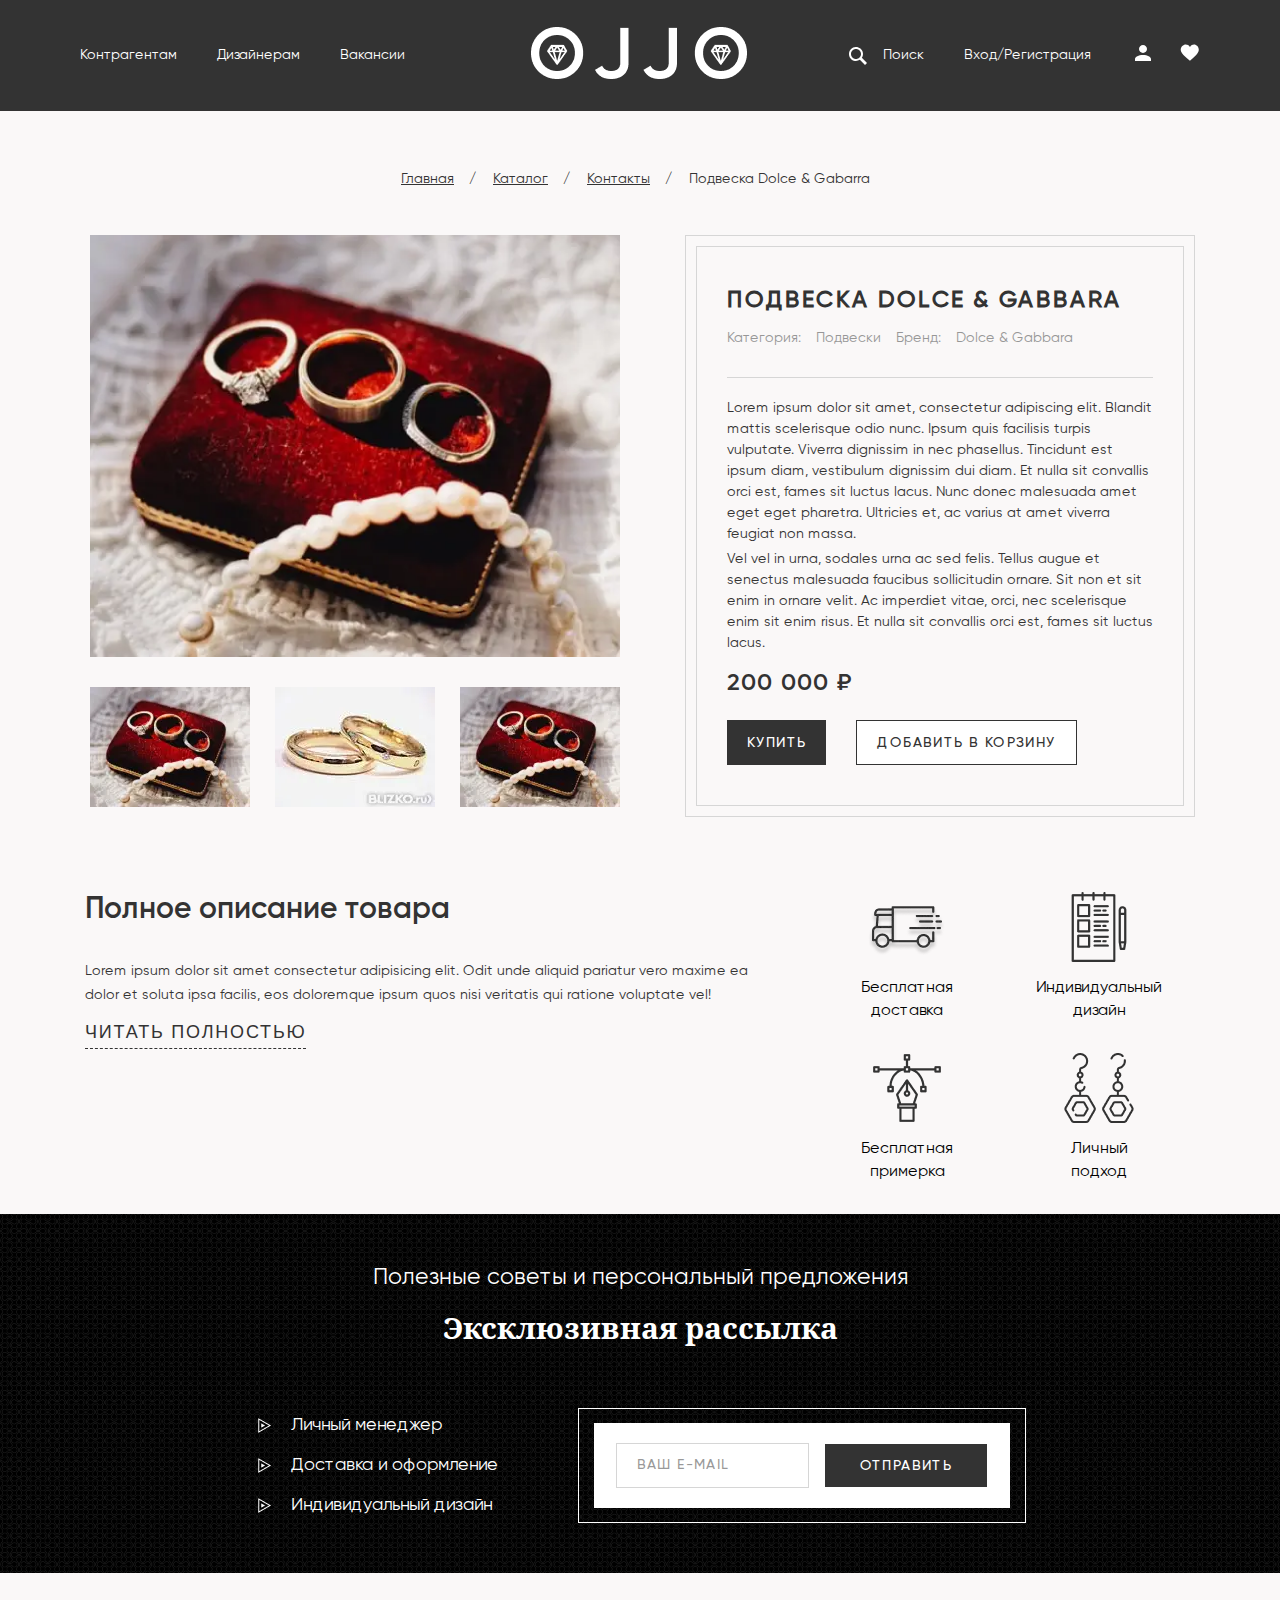
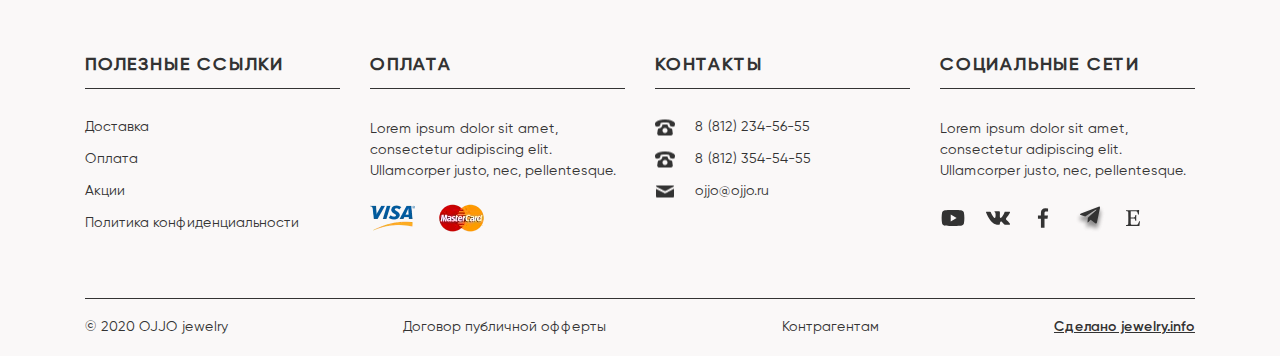
<file: product.html>
<!DOCTYPE html><html lang="en"><head>    <meta charset="UTF-8">    <meta name="viewport" content="width=device-width, initial-scale=1.0">    <title>OJJO Product</title>    <link rel="stylesheet" href="css/style.min.css">    <script type="text/jаvascript" src="http://ajax.googleapis.com/ajax/libs/jquery/1.6.1/jquery.min.js"></script>    <link rel="apple-touch-icon" sizes="180x180" href="img/favicon/apple-touch-icon.png">    <link rel="icon" type="image/png" sizes="32x32" href="img/favicon/favicon-32x32.png">    <link rel="icon" type="image/png" sizes="16x16" href="img/favicon/favicon-16x16.png">    <link rel="manifest" href="img/favicon/site.webmanifest">    <meta name="msapplication-TileColor" content="#da532c">    <meta name="theme-color" content="#ffffff"></head><!-- Svg --><svg style="display:none;">    <symbol id="search" viewBox="0 0 24 24">        <path            d="M21 19L15.846 13.846C16.7988 12.3979 17.1805 10.6477 16.917 8.93442C16.6536 7.22111 15.7638 5.66648 14.4199 4.57154C13.076 3.47659 11.3737 2.91923 9.64247 3.00735C7.91125 3.09547 6.27431 3.82281 5.04857 5.04855C3.82283 6.27429 3.09549 7.91123 3.00737 9.64245C2.91925 11.3737 3.47662 13.076 4.57156 14.4199C5.6665 15.7637 7.22113 16.6535 8.93445 16.917C10.6478 17.1804 12.3979 16.7988 13.846 15.846L19 21L21 19ZM5 9.99998C5 7.24298 7.243 4.99998 10 4.99998C12.757 4.99998 15 7.24298 15 9.99998C15 12.757 12.757 15 10 15C7.243 15 5 12.757 5 9.99998Z">    </symbol>    <symbol id="account" viewBox="0 0 24 24">        <path            d="M12 4C13.0609 4 14.0783 4.42143 14.8284 5.17157C15.5786 5.92172 16 6.93913 16 8C16 9.06087 15.5786 10.0783 14.8284 10.8284C14.0783 11.5786 13.0609 12 12 12C10.9391 12 9.92172 11.5786 9.17157 10.8284C8.42143 10.0783 8 9.06087 8 8C8 6.93913 8.42143 5.92172 9.17157 5.17157C9.92172 4.42143 10.9391 4 12 4ZM12 14C16.42 14 20 15.79 20 18V20H4V18C4 15.79 7.58 14 12 14Z">    </symbol>    <symbol id="like" viewBox="0 0 18 16">        <path            d="M8.97342 2.59641C6.21857 -1.65888 0.642853 0.659263 0.642853 5.29469C0.642853 8.77555 8.28685 14.2205 8.97342 14.9285C9.66471 14.2205 16.9286 8.77555 16.9286 5.29469C16.9286 0.694406 11.7334 -1.65888 8.97342 2.59641V2.59641Z">    </symbol></svg><body>    <div class="global-wrapper">        <div class="other__header">            <header class="header catalog__header" id = "header">                <div class="container">                    <div class="header__inner">                        <button class="nav-toggle">                            <span class="nav-toggle__item">Menu</span>                        </button>                        <nav class="header-menu" id = "intro">                            <ul class="header-menu-list">                                <li class="header-menu-list__item"><a href="#"                                        class="header-menu-list__link">Контрагентам</a></li>                                <li class="header-menu-list__item"><a href="#"                                        class="header-menu-list__link">Дизайнерам</a></li>                                <li class="header-menu-list__item"><a href="#"                                        class="header-menu-list__link">Вакансии</a></li>                            </ul>                        </nav>                        <!-- Logo -->                        <div class="header__logo">                            <a href="#" class="logo">                                <picture><source srcset="img/header/logo.webp" type="image/webp"><img src="img/header/logo.png" alt="Ojjo"></picture>                            </a>                        </div>                        <!-- Actions -->                        <div class="header__actions actions-header">                            <div class="actions-header__search search">                                <form action="#" class="actions-header__form">                                    <input type="search" class = "input" placeholder="Введите">                                </form>                                <a href="#" class="search__iccon">                                    <svg class="search__img">                                        <use xlink:href="#search"></use>                                    </svg>                                    <span>Поиск</span>                                </a>                            </div>                            <div class="actions-header__enter enter-header">                                <a href="#" class="enter-header__link"><span>Вход/</span> <span>Регистрация</span></a>                            </div>                            <div class="actions-header__links links-header">                                <a href="#" class="links-header__item">                                    <svg class="links-header__img">                                        <use xlink:href="#account"></use>                                    </svg>                                </a>                                <a href="#" class="links-header__item">                                    <svg class="links-header__img links-header__img_like">                                        <use xlink:href="#like"></use>                                    </svg>                                </a>                            </div>                            <!-- Hidden -->                            <ul class="header-social">                                <li class="header-social__item"><a href="#" class="header-social__link"><picture><source srcset="img/header/carbon_logo-youtube.svg" type="image/webp"><img src="img/header/carbon_logo-youtube.svg" alt="Youtube"></picture></a></li>                                <li class="header-social__item"><a href="#" class="header-social__link"><picture><source srcset="img/header/entypo-social_vk.svg" type="image/webp"><img src="img/header/entypo-social_vk.svg" alt="Entypo"></picture></a></li>                                <li class="header-social__item"><a href="#" class="header-social__link"><picture><source srcset="img/header/bx_bxl-facebook.svg" type="image/webp"><img src="img/header/bx_bxl-facebook.svg" alt="Facebook"></picture></a></li>                                <li class="header-social__item"><a href="#" class="header-social__link"><picture><source srcset="img/header/bx_bxl-telegram.svg" type="image/webp"><img src="img/header/bx_bxl-telegram.svg" alt="Telegram"></picture></a></li>                                <li class="header-social__item"><a href="#" class="header-social__link"><picture><source srcset="img/header/simple-icons_etsy.svg" type="image/webp"><img class="header-social__iccon_l" src="img/header/simple-icons_etsy.svg" alt="Etsy"></picture></a></li>                            </ul>                        </div>                    </div>                </div>            </header>        </div>        <main class="page">        <div class="products">            <div class="product">                <div class="container">                    <div class="product-breadcrumps">                        <ul class="product-breadcrumps-list">                            <li class="product-breadcrumps-list__item"><a href="index.html" class="product-breadcrumps-list__link">Главная</a></li>                            <li class="product-breadcrumps-list__item"><a href="catalog.html" class="product-breadcrumps-list__link">Каталог</a></li>                            <li class="product-breadcrumps-list__item"><a href="contacts.html" class="product-breadcrumps-list__link">Контакты</a></li>                            <li class="product-breadcrumps-list__item"><a href="#" class="product-breadcrumps-list__link product-breadcrumps-list__link_active">Подвеска Dolce & Gabarra</a></li>                        </ul>                    </div>                    <!-- Product item -->                    <div class="product__inner">                        <div class="product__column">                           <div class="product-gallery">                                <div class="product-gallery__header">                                    <picture><source srcset="img/product/image_01_large.webp" type="image/webp"><img src="img/product/image_01_large.png" alt=""></picture>                                </div>                                <div class="product-gallery__footer">                                    <picture><source srcset="img/product/image_01_thumb.webp" type="image/webp"><img src="img/product/image_01_thumb.png" alt="" class="product-gallery__item"></picture>                                    <picture><source srcset="img/product/image_02_thumb.webp" type="image/webp"><img src="img/product/image_02_thumb.png" alt="" class="product-gallery__item"></picture>                                    <picture><source srcset="img/product/image_03_thumb.webp" type="image/webp"><img src="img/product/image_03_thumb.png" alt="" class="product-gallery__item"></picture>                                </div>                           </div>                        </div>                        <div class="product__column">                            <div class="product__content content-product">                                <div class="content-product__row">                                    <div class="content-product__header">                                        <h3 class="content-product__title">Подвеска Dolce & Gabbara</h3>                                        <ul class="content-product-list">                                            <li class="content-product-list__item">Категория:</li>                                            <li class="content-product-list__item">Подвески</li>                                            <li class="content-product-list__item">Бренд:</li>                                            <li class="content-product-list__item">Dolce & Gabbara</li>                                        </ul>                                    </div>                                    <div class="content-product__description">                                        <p>Lorem ipsum dolor sit amet, consectetur adipiscing elit. Blandit mattis                                            scelerisque odio nunc. Ipsum quis facilisis turpis vulputate. Viverra dignissim                                            in nec phasellus. Tincidunt est ipsum diam, vestibulum dignissim dui diam. Et                                            nulla sit convallis orci est, fames sit luctus lacus. Nunc donec malesuada amet                                            eget eget pharetra. Ultricies et, ac varius at amet viverra feugiat non massa.                                        </p>                                        <p> Vel vel in urna, sodales urna ac sed felis. Tellus augue et senectus malesuada                                            faucibus sollicitudin ornare. Sit non et sit enim in ornare velit. Ac imperdiet                                            vitae, orci, nec scelerisque enim sit enim risus. Et nulla sit convallis orci                                            est, fames sit luctus lacus. </p>                                    </div>                                    <div class="content-product__price">200 000 ₽ </div>                                    <div class="content-product__footer">                                        <div class="content-product__btn">                                            <a href="#" class="btn">Купить</a>                                        </div>                                        <div class="content-product__btn">                                            <button type="button" class="btn-white">добавить в корзину</button>                                        </div>                                    </div>                                </div>                            </div>                        </div>                    </div>                </div>            </div>            <!-- Seo -->            <div class="catalog__seo seo product__seo">                <div class="container">                    <div class="seo__inner product__seo">                        <div class="seo__block product__block">                            <div class="product__title">Полное описание товара</div>                            <div class="seo__description product__description">                                <p>Lorem ipsum dolor sit amet consectetur adipisicing elit. Odit unde aliquid                                    pariatur vero maxime ea dolor et soluta ipsa facilis, eos doloremque ipsum quos                                    nisi veritatis qui ratione voluptate vel! <span class = "seo__text">Lorem ipsum dolor sit amet                                        consectetur adipisicing elit. Odit unde aliquid pariatur vero maxime ea                                        dolor et soluta ipsa facilis, eos doloremque ipsum quos nisi veritatis qui                                        ratione voluptate vel!</span></p>                            </div>                            <button type="button" class="seo__more">читать полностью</button>                        </div>                        <div class="seo__block block">                            <div class="block__column">                                <div class="block-item">                                    <div class="block-item__img"><picture><source srcset="img/catalog/delivery.webp" type="image/webp"><img src="img/catalog/delivery.png" alt=""></picture></div>                                    <div class="block-item__title">Бесплатная <span>доставка</span></div>                                </div>                            </div>                            <div class="block__column">                                <div class="block-item">                                    <div class="block-item__img"><picture><source srcset="img/catalog/list.webp" type="image/webp"><img src="img/catalog/list.png" alt=""></picture></div>                                    <div class="block-item__title">Индивидуальный <span>дизайн</span></div>                                </div>                            </div>                            <div class="block__column">                                <div class="block-item">                                    <div class="block-item__img"><picture><source srcset="img/catalog/ribbon-design.webp" type="image/webp"><img src="img/catalog/ribbon-design.png" alt=""></picture>                                    </div>                                    <div class="block-item__title">Бесплатная <span>примерка</span></div>                                </div>                            </div>                            <div class="block__column">                                <div class="block-item">                                    <div class="block-item__img"><picture><source srcset="img/catalog/Group.webp" type="image/webp"><img src="img/catalog/Group.png" alt=""></picture></div>                                    <div class="block-item__title">Личный <span>подход</span></div>                                </div>                            </div>                        </div>                    </div>                </div>            </div>        </div>    </div>    <!-- Subscribe -->    <section class="subscribe section">        <div class="container">            <div class="section-header">                <h5 class="section-header__suptitle section-header__suptitle_white">Полезные советы и                    персональный предложения</h5>                <h3 class="section-header__title section-header__title_white">Эксклюзивная рассылка</h3>            </div>            <div class="subscribe__row">                <ul class="subscribe-list">                    <li class="subscribe-list__item">Личный менеджер</li>                    <li class="subscribe-list__item">Доставка и оформление</li>                    <li class="subscribe-list__item">Индивидуальный дизайн</li>                </ul>                <!-- Form -->                <form action="#" id="form" class="subscribe__form form">                    <div class="form__inner">                        <div class="form__input">                            <input type="email" class = "input req email" placeholder="Ваш e-mail">                        </div>                        <div class="form__btn">                            <button class="btn btn-subscribe" type="submit">отправить</button>                        </div>                    </div>                </form>            </div>        </div>    </section>    </main>    <footer class="footer">    <div class="container">        <div class="footer__top">            <div class="footer__row">                <div class="footer__column">                    <div class="footer__header">                        <h3 class="footer__title">Полезные ссылки</h3>                    </div>                    <nav class="footer-menu">                        <ul class="footer-menu-list">                            <li class="footer-menu-list__item"><a href="#" class="footer-menu-list__link">Доставка</a></li>                            <li class="footer-menu-list__item"><a href="#" class="footer-menu-list__link">Оплата </a></li>                            <li class="footer-menu-list__item"><a href="#" class="footer-menu-list__link">Акции</a></li>                            <li class="footer-menu-list__item"><a href="#" class="footer-menu-list__link">Политика конфиденциальности</a></li>                        </ul>                    </nav>                </div>                <div class="footer__column">                    <div class="footer__header">                        <h3 class="footer__title">оплата</h3>                    </div>                    <div class="footer__description">                        <p>Lorem ipsum dolor sit amet, consectetur adipiscing elit. Ullamcorper justo, nec, pellentesque.</p>                    </div>                    <div class="footer__payments payments-footer">                        <a href="#" class="payments-footer__item">                            <picture><source srcset="img/footer/Visa.webp" type="image/webp"><img src="img/footer/Visa.png" alt="Visa"></picture>                        </a>                        <a href="#" class="payments-footer__item">                            <picture><source srcset="img/footer/Mastercard.webp" type="image/webp"><img src="img/footer/Mastercard.png" alt="Mastercard"></picture>                        </a>                    </div>                </div>                <div class="footer__column">                    <div class="footer__header">                        <h3 class="footer__title">контакты</h3>                    </div>                    <ul class="footer__contacts contacts-footer">                        <li class="contacts-footer__item"><a href="tel:88122345655" class="contacts-footer__link">8 (812) 234-56-55</a></li>                        <li class="contacts-footer__item"><a href="tel:88123545455" class="contacts-footer__link">8 (812) 354-54-55</a></li>                        <li class="contacts-footer__item contacts-footer__item_m"><a href="mailto:ojjo@ojjo.ru" class="contacts-footer__link">ojjo@ojjo.ru</a></li>                    </ul>                </div>                <div class="footer__column">                    <div class="footer__header">                        <h3 class="footer__title">социальные сети</h3>                    </div>                    <div class="footer__description">                        <p>Lorem ipsum dolor sit amet, consectetur adipiscing elit. Ullamcorper justo, nec, pellentesque.</p>                    </div>                    <ul class="footer-social">                        <li class="footer-social__item"><a href="#" class="footer-social__link"><picture><source srcset="img/footer/carbon_logo-youtube.svg" type="image/webp"><img src="img/footer/carbon_logo-youtube.svg" alt="Youtube"></picture></a></li>                        <li class="footer-social__item"><a href="#" class="footer-social__link"><picture><source srcset="img/footer/entypo-social_vk.svg" type="image/webp"><img src="img/footer/entypo-social_vk.svg" alt="Entypo"></picture></a></li>                        <li class="footer-social__item"><a href="#" class="footer-social__link"><picture><source srcset="img/footer/bx_bxl-facebook.svg" type="image/webp"><img src="img/footer/bx_bxl-facebook.svg" alt="Facebook"></picture></a></li>                        <li class="footer-social__item"><a href="#" class="footer-social__link"><picture><source srcset="img/footer/bx_bxl-telegram.svg" type="image/webp"><img src="img/footer/bx_bxl-telegram.svg" alt="Telegram"></picture></a></li>                        <li class="footer-social__item"><a href="#" class="footer-social__link"><picture><source srcset="img/footer/simple-icons_etsy.svg" type="image/webp"><img src="img/footer/simple-icons_etsy.svg" alt="Etsy"></picture></a></li>                    </ul>                </div>            </div>        </div>        <div class="footer-bottom">            <div class="footer-bottom__inner">                <ul class="footer-bottom__list">                    <li class="footer-bottom__item"> <span class="footer-bottom__copy">&copy; 2020 OJJO jewelry</span></li>                    <li class="footer-bottom__item"><a href = "#" class="footer-bottom__title">                        Договор публичной офферты                    </a></li>                    <li class="footer-bottom__item"> <a href = "#" class="footer-bottom__title">                        Контрагентам                    </a></li>                    <li class="footer-bottom__item"> <a href = "#" class="footer-bottom__title footer-bottom__title_info">                        Сделано jewelry.info                    </a></li>                </ul>                           </div>        </div>    </div></footer>    </div>    <script src="js/jquery-3.5.1.min.js"></script>    <script src="js/product.js"></script></body></html>
</file>
<file: css/style.min.css>
@charset "UTF-8";@font-face{font-family:Gilroy-Medium;font-display:swap;src:url(../fonts/Gilroy-Medium.woff) format("woff"),url(../fonts/Gilroy-Medium.woff2) format("woff2");font-weight:400;font-style:normal}@font-face{font-family:Gilroy-Regular;font-display:swap;src:url(../fonts/Gilroy-Regular.woff) format("woff"),url(../fonts/Gilroy-Regular.woff2) format("woff2");font-weight:400;font-style:normal}@font-face{font-family:Gilroy-Semibold;font-display:swap;src:url(../fonts/Gilroy-Semibold.woff) format("woff"),url(../fonts/Gilroy-Semibold.woff2) format("woff2");font-weight:400;font-style:normal}@font-face{font-family:NotoSerif-Bold;font-display:swap;src:url(../fonts/NotoSerif-Bold.woff) format("woff"),url(../fonts/NotoSerif-Bold.woff2) format("woff2");font-weight:400;font-style:normal}.nav-toggle{position:relative;z-index:51;display:none;background:0 0;border:0;padding:9px 1px;cursor:pointer}.nav-toggle:focus{outline:0}.nav-toggle__item{width:20px;height:3px;background:#fff;display:block;font-size:0;color:transparent;position:relative}.nav-toggle__item:after,.nav-toggle__item:before{content:" ";display:block;width:30px;height:100%;-webkit-transition:-webkit-transform .2s linear;transition:-webkit-transform .2s linear;-o-transition:transform .2s linear;transition:transform .2s linear;transition:transform .2s linear,-webkit-transform .2s linear;background:#fff;position:absolute;right:-10px;z-index:1}.nav-toggle__item:before{top:-8px}.nav-toggle__item:after{bottom:-8px}.nav-toggle._active .nav-toggle__item{background:0 0}.nav-toggle._active .nav-toggle__item:before{-webkit-transform-origin:left top;-ms-transform-origin:left top;transform-origin:left top;-webkit-transform:rotate(45deg) translateX(-3px);-ms-transform:rotate(45deg) translateX(-3px);transform:rotate(45deg) translateX(-3px)}.nav-toggle._active .nav-toggle__item:after{-webkit-transform-origin:left bottom;-ms-transform-origin:left bottom;transform-origin:left bottom;-webkit-transform:rotate(-45deg) translateX(-3px);-ms-transform:rotate(-45deg) translateX(-3px);transform:rotate(-45deg) translateX(-3px)}.slick-list{overflow:hidden}.slick-track{display:-webkit-box;display:-ms-flexbox;display:flex}.slick-slide:focus{outline:0}.main__header{position:relative}.main__header .header{width:100%;position:absolute;top:0;left:50%;-webkit-transform:translate(-50%,0);-ms-transform:translate(-50%,0);transform:translate(-50%,0);z-index:1000;padding:25px 0 0 0}.main__header .header.fixed{position:fixed;top:0;left:0;right:0;-webkit-transform:translate3d(0,0,0);transform:translate3d(0,0,0);background:#333;-webkit-box-shadow:0 0 10px rgba(246,241,241,.6);box-shadow:0 0 10px rgba(246,241,241,.6);padding:10px 0}.main__header .header.active .header-menu-list{display:block}.main__header .header.active .actions-header{display:block}.main__header .header.active:after{display:block}.main__header .header:after{content:" ";display:none;width:100%;height:100vh;background:#333;position:absolute;top:0;left:0}.main__header .header__inner{display:-webkit-box;display:-ms-flexbox;display:flex;-webkit-box-align:center;-ms-flex-align:center;align-items:center;-webkit-box-pack:center;-ms-flex-pack:center;justify-content:center}.main__header .header__logo{margin:0 99px 0 126px;position:relative;z-index:15}.main__header .header-social{-webkit-box-align:center;-ms-flex-align:center;align-items:center;display:none}.main__header .header-social__item{margin-right:15px}.main__header .header-social__item:last-child{margin-right:0}.main__header .header-social__link{display:block}.main__header .header-social__link img{-webkit-transition:all .8s ease 0s;-o-transition:all .8s ease 0s;transition:all .8s ease 0s;height:25px;width:25px}.main__header .header-social__link:hover img{-webkit-transform:scale(1.5);-ms-transform:scale(1.5);transform:scale(1.5)}.main__header .header-social__iccon_l{width:18px!important;height:17px!important}.header-menu-list{display:-webkit-box;display:-ms-flexbox;display:flex;-webkit-box-align:center;-ms-flex-align:center;align-items:center}.header-menu-list__item_arr:after{content:" ";display:inline-block;width:0;height:0;border-left:5px solid transparent;border-right:5px solid transparent;border-bottom:8px solid #fff;position:absolute;right:-22px;-webkit-transition:all .8s ease 0s;-o-transition:all .8s ease 0s;transition:all .8s ease 0s;top:50%;cursor:pointer;-webkit-transform:translate(0,-50%);-ms-transform:translate(0,-50%);transform:translate(0,-50%)}.header-menu-list__item_arr:hover:after{-webkit-transform:rotate(180deg) translate(0,30%);-ms-transform:rotate(180deg) translate(0,30%);transform:rotate(180deg) translate(0,30%)}.header-menu-list__item+.header-menu-list__item{margin-left:40px}.header-menu-list__link{color:#fff;font-size:14px;-webkit-transition:all .8s ease 0s;-o-transition:all .8s ease 0s;transition:all .8s ease 0s;position:relative;transition:all .8s ease 0s}.header-menu-list__link:after{content:" ";display:block;width:0;height:1px;background:#fff;position:absolute;top:100%;-webkit-transition:all .8s ease 0s;-o-transition:all .8s ease 0s;transition:all .8s ease 0s;margin-top:5px;left:0}.header-menu-list__link_arr:hover:after{width:0!important}.header-menu-list__link:hover:after{width:100%}.actions-header{display:-webkit-box;display:-ms-flexbox;display:flex;-webkit-box-align:center;-ms-flex-align:center;align-items:center}.actions-header__form{display:none}.actions-header__form.active{display:block}.actions-header__form .input{padding:5px 10px}.actions-header__form .input:focus{outline:0;-webkit-box-shadow:0 0 10px rgba(0,0,0,.7);box-shadow:0 0 10px rgba(0,0,0,.7)}.search__iccon{display:-webkit-box;display:-ms-flexbox;display:flex;-webkit-box-align:center;-ms-flex-align:center;align-items:center;position:relative;-webkit-transition:all .8s ease 0s;-o-transition:all .8s ease 0s;transition:all .8s ease 0s}.search__iccon.active{display:none}.search__iccon:after{content:" ";display:block;width:0;height:1px;background:#fff;position:absolute;top:100%;-webkit-transition:all .8s ease 0s;-o-transition:all .8s ease 0s;transition:all .8s ease 0s;margin-top:5px;left:0}.search__iccon:hover:after{width:100%}.search__iccon img{-webkit-transition:all .8s ease 0s;-o-transition:all .8s ease 0s;transition:all .8s ease 0s;display:block}.search__iccon span{display:block;padding-left:13px;color:#fff;font-size:14px;-webkit-transition:all .8s ease 0s;-o-transition:all .8s ease 0s;transition:all .8s ease 0s}.search__img{width:24px;height:24px;fill:#fff;-webkit-transition:all .8s ease 0s;-o-transition:all .8s ease 0s;transition:all .8s ease 0s}.enter-header{margin:0 40px}.enter-header__link{color:#fff;font-size:14px;-webkit-transition:all .8s ease 0s;-o-transition:all .8s ease 0s;transition:all .8s ease 0s;display:-webkit-box;display:-ms-flexbox;display:flex;-webkit-box-align:center;-ms-flex-align:center;align-items:center;position:relative;transition:all .8s ease 0s}.enter-header__link:after{content:" ";display:block;width:0;height:1px;background:#fff;position:absolute;top:100%;-webkit-transition:all .8s ease 0s;-o-transition:all .8s ease 0s;transition:all .8s ease 0s;margin-top:5px;left:0}.enter-header__link:hover:after{width:100%}.links-header{display:-webkit-box;display:-ms-flexbox;display:flex;-webkit-box-align:center;-ms-flex-align:center;align-items:center}.links-header__item{-webkit-transition:all .8s ease 0s;-o-transition:all .8s ease 0s;transition:all .8s ease 0s}.links-header__item:hover{fill:#000}.links-header__item+.links-header__item{margin-left:25px}.links-header__img{width:24px;height:24px;fill:#fff;-webkit-transition:all .8s ease 0s;-o-transition:all .8s ease 0s;transition:all .8s ease 0s}.links-header__img_like{width:18px;height:16px}.links-header__img:hover{fill:#ccc}.links-header__img_like{width:20px!important;height:20px!important}.menu li{position:relative}.menu a.parent{margin:0 20px 0 0}.menu__list>li{margin:0 20px 0 0}.sub-menu__list{display:none;min-width:200px;position:absolute;left:0;top:10px;padding:15px 0 0 0}.sub-menu__list>li{background:#fff;padding:5px 0 5px 5px;border-top:1px solid #dbdbdb}.sub-menu__list>li:last-child{padding-bottom:5px}.sub-menu__link{color:#000;display:inline-block;-webkit-transition:all .8s ease 0s;-o-transition:all .8s ease 0s;transition:all .8s ease 0s}.sub-menu__link:hover{color:#e7baba}.sub-menu__link+.sub-menu__link{padding:5px 0 0 0}.sub-sub-menu__list{display:none;min-width:200px;position:absolute;top:0;left:100%;padding:0 0 0 5px}.sub-sub-menu__list>li{background:orange;padding:5px 0 0 5px}.sub-sub-menu__list>li:last-child{padding-bottom:5px}.arrow{display:none;position:absolute;right:20px;top:50%;-webkit-transform:translate(0,-50%);-ms-transform:translate(0,-50%);transform:translate(0,-50%);width:0;height:0;border-top:7px solid #fff;border-right:6px solid transparent;border-left:6px solid transparent;-webkit-transition:-webkit-transform .2s linear;transition:-webkit-transform .2s linear;-o-transition:transform .2s linear;transition:transform .2s linear;transition:transform .2s linear,-webkit-transform .2s linear}.arrow.active{-webkit-transform:rotate(-180deg);-ms-transform:rotate(-180deg);transform:rotate(-180deg)}.sub-menu__arrow.arrow{right:10px;border-left:7px solid #000;border-right:none;border-top:6px solid transparent;border-bottom:6px solid transparent}body.mouse .menu__list>li:hover .sub-menu__list{display:block}body.mouse .sub-menu__list>li:hover .sub-sub-menu__list{display:block}body.touch .sub-menu__list.open{display:block}body.touch .sub-sub-menu__list.open{display:block}body.touch .arrow{display:block}.intro{position:relative;display:-webkit-box;display:-ms-flexbox;display:flex;min-height:100vh;background:url(../img/intro/bgc.png) no-repeat center center;background-size:cover!important;padding-bottom:25px}.intro__inner{width:100%;position:absolute;bottom:30px;left:50%;-webkit-transform:translate(-50%,0);-ms-transform:translate(-50%,0);transform:translate(-50%,0)}.intro__row{text-align:center}.intro__title{margin-bottom:50px;display:block;font-size:36px;line-height:49px;color:#fff;font-family:NotoSerif-Bold}.intro__btn{display:-webkit-box;display:-ms-flexbox;display:flex;-webkit-box-orient:vertical;-webkit-box-direction:normal;-ms-flex-direction:column;flex-direction:column;-webkit-box-pack:center;-ms-flex-pack:center;justify-content:center;-webkit-box-align:center;-ms-flex-align:center;align-items:center;vertical-align:top;font-family:Gilroy-Medium;font-size:18px;letter-spacing:.1em;text-transform:uppercase;color:#fff;max-width:261px;text-align:center;margin:0 auto;background:#333;border:1px solid #fff;height:51px;-webkit-transition:all .8s ease 0s;-o-transition:all .8s ease 0s;transition:all .8s ease 0s}.intro__btn:hover{color:#333;background:#fff}#brands-slider{max-width:1140px;margin:0 auto}.bottom-intro{margin-top:80px;position:relative;border-top:1px solid #fff;padding:30px 0 0}.brands{display:-webkit-box;display:-ms-flexbox;display:flex;-webkit-box-pack:center;-ms-flex-pack:center;justify-content:center}.brands__item{border-right:1px solid #fff;padding:0 15px}.brands__item img{display:block;width:160px;height:60px;-o-object-fit:contain;object-fit:contain}.brands__item:last-child{border-right:0}.events{background:#faf8f8;padding:40px 0 20px}.events__items{display:-webkit-box;display:-ms-flexbox;display:flex;-ms-flex-wrap:wrap;flex-wrap:wrap;-webkit-box-align:center;-ms-flex-align:center;align-items:center;margin:40px -15px 0}.events__column{-webkit-box-flex:0;-ms-flex:0 1 33.33333%;flex:0 1 33.33333%;padding:0 15px}.events__column.hide{display:none}.events__column img{max-width:100%}.events__content{position:absolute;left:50%;bottom:30px;z-index:5;-webkit-transform:translate(-50%,0);-ms-transform:translate(-50%,0);transform:translate(-50%,0)}.events-menu-list{display:-webkit-box;display:-ms-flexbox;display:flex;-webkit-box-align:center;-ms-flex-align:center;align-items:center;margin:60px 0}.events-menu-list__item+.events-menu-list__item{margin-left:18px}.events-menu-list__link{display:-webkit-box;display:-ms-flexbox;display:flex;-webkit-box-orient:vertical;-webkit-box-direction:normal;-ms-flex-direction:column;flex-direction:column;-webkit-box-pack:center;-ms-flex-pack:center;justify-content:center;-webkit-box-align:center;-ms-flex-align:center;align-items:center;vertical-align:top;font-size:18px;text-align:center;width:171px;font-size:18px;letter-spacing:.1em;font-family:inherit;text-transform:uppercase;cursor:pointer;color:#333;border:1px solid #d6d6d6;background:0 0;height:55px;-webkit-transition:all .8s ease 0s;-o-transition:all .8s ease 0s;transition:all .8s ease 0s;position:relative}.events-menu-list__link.active{background:#333;color:#fff}.events-menu-list__link.active:before{display:none}.events-menu-list__link.active:after{display:none}.events-menu-list__link:hover{background:#333;color:#fff}.events-menu-list__link:hover:before{display:none}.events-menu-list__link:hover:after{display:none}.events-menu-list__link span{position:relative;z-index:10}.events-menu-list__link:before{content:" ";display:block;width:100%;height:100%;position:absolute;top:0;left:0;background:#faf8f8;z-index:5;-webkit-transition:all .8s ease 0s;-o-transition:all .8s ease 0s;transition:all .8s ease 0s}.events-menu-list__link:after{content:" ";display:block;width:100%;height:100%;border:1px solid #d6d6d6;position:absolute;top:0;left:0;z-index:1;-webkit-transform:translate(6px,6px);-ms-transform:translate(6px,6px);transform:translate(6px,6px);-webkit-transition:all .8s ease 0s;-o-transition:all .8s ease 0s;transition:all .8s ease 0s}.events-menu-list__link:focus{outline:0}.item{display:block;position:relative;margin-bottom:30px}.item:hover:after{width:100%}.item:hover .item__title{color:#333;-webkit-box-shadow:0 0 4px rgba(0,0,0,.4);box-shadow:0 0 4px rgba(0,0,0,.4)}.item:after{content:" ";display:block;width:0;height:100%;background:rgba(56,238,238,.3);position:absolute;top:0;left:0;z-index:1;-webkit-transition:all .8s ease 0s;-o-transition:all .8s ease 0s;transition:all .8s ease 0s}.item img{display:block}.item__title{text-align:center;font-weight:500;font-size:24px;letter-spacing:.1em;text-transform:uppercase;color:#fff}.salon{background:url(../img/salon/bg.png) no-repeat;background-size:cover}.salon__description{display:block;margin:45px auto 60px;font-size:20px;text-align:center;color:#fff;line-height:140%;max-width:730px}.blog{background:#faf8f8}.blog__inner{display:-webkit-box;display:-ms-flexbox;display:flex;-webkit-box-align:center;-ms-flex-align:center;align-items:center;margin:40px -15px}.blog__column{-webkit-box-flex:0;-ms-flex:0 1 333.333%;flex:0 1 333.333%;padding:0 15px}.blog__column img{max-width:100%}.blog__item{position:relative;display:block}.blog__item img{display:block}.blog__item:hover:after{height:100%}.blog__item:hover .blog__title{color:#333}.blog__item:after{content:" ";display:block;width:100%;height:0;background:rgba(56,238,238,.3);position:absolute;top:0;left:0;z-index:1;-webkit-transition:all .8s ease 0s;-o-transition:all .8s ease 0s;transition:all .8s ease 0s}.blog__content{position:absolute;left:50%;bottom:35px;z-index:5;-webkit-transform:translate(-50%,0);-ms-transform:translate(-50%,0);transform:translate(-50%,0);text-align:center}.blog__title{font-size:21px;line-height:29px;text-align:center;color:#fff}.gallery{background:#faf8f8;padding:0 0 100px 0}.gallery__row{display:-webkit-box;display:-ms-flexbox;display:flex;-ms-flex-wrap:wrap;flex-wrap:wrap;-webkit-box-align:center;-ms-flex-align:center;align-items:center;margin-top:60px}.gallery__column{-webkit-box-flex:0;-ms-flex:0 1 25%;flex:0 1 25%}.gallery__column_l{-webkit-box-flex:0;-ms-flex:0 1 50%;flex:0 1 50%}.gallery__item{display:block;position:relative}.gallery__item:focus{outline:0}.gallery__item:hover:after{opacity:1;visibility:visible}.gallery__item:after{content:" ";display:block;width:100%;height:100%;background:rgba(51,51,51,.4);position:absolute;top:0;left:0;z-index:1;opacity:0;visibility:hidden;-webkit-transition:all .8s ease 0s;-o-transition:all .8s ease 0s;transition:all .8s ease 0s}.gallery__item img{display:block;max-width:100%;min-height:300px;-o-object-fit:cover;object-fit:cover}.gallery__item_video:before{content:" ";display:block;width:80px;height:80px;position:absolute;top:50%;left:50%;-webkit-transform:translate(-50%,-50%);-ms-transform:translate(-50%,-50%);transform:translate(-50%,-50%);z-index:5;background:url(../img/gallery/play.png) no-repeat}.subscribe{background:url(../img/subscribe/bg.png) no-repeat;background-size:cover}.subscribe__row{display:-webkit-box;display:-ms-flexbox;display:flex;-webkit-box-pack:center;-ms-flex-pack:center;justify-content:center;-webkit-box-align:center;-ms-flex-align:center;align-items:center;margin-top:60px}.subscribe-list__item{padding-left:37px;font-size:18px;color:#fff;line-height:25px;background:url(../img/subscribe/subscribe__icon.png) 0 center no-repeat}.subscribe-list__item+.subscribe-list__item{margin-top:15px}.form{border:1px solid #fff;padding:14px 15px;margin-left:80px}.form__inner{background:#fff;padding:20px 22px;display:-webkit-box;display:-ms-flexbox;display:flex;-webkit-box-align:center;-ms-flex-align:center;align-items:center}.form__input .input{font-size:14px;line-height:16px;letter-spacing:.1em;font-family:Gilroy-Medium;text-transform:uppercase;color:rgba(51,51,51,.5);border:1px solid #d6d6d6;background:#fff;height:45px;display:-webkit-box;display:-ms-flexbox;display:flex;-webkit-box-orient:vertical;-webkit-box-direction:normal;-ms-flex-direction:column;flex-direction:column;-webkit-box-pack:center;-ms-flex-pack:center;justify-content:center;-webkit-box-align:center;-ms-flex-align:center;align-items:center;padding:0 0 0 20px}.form__input .input.error{-webkit-box-shadow:0 0 15px red;box-shadow:0 0 15px red}.form__input .input::-webkit-input-placeholder{color:rgba(51,51,51,.5)}.form__input .input::-moz-placeholder{color:rgba(51,51,51,.5)}.form__input .input:-ms-input-placeholder{color:rgba(51,51,51,.5)}.form__input .input::-ms-input-placeholder{color:rgba(51,51,51,.5)}.form__input .input::placeholder{color:rgba(51,51,51,.5)}.form__input .input:focus{outline:0;-webkit-box-shadow:0 0 10px rgba(51,51,51,.5);box-shadow:0 0 10px rgba(51,51,51,.5)}.footer{background:#faf8f8;padding:80px 0 20px}.footer__top{margin-bottom:60px}.footer__row{display:-webkit-box;display:-ms-flexbox;display:flex;margin:0 -15px}.footer__column{-webkit-box-flex:0;-ms-flex:0 1 25%;flex:0 1 25%;padding:0 15px}.footer__header{border-bottom:1px solid #333;margin-bottom:30px}.footer__title{color:#333;letter-spacing:.1em;text-transform:uppercase;line-height:25px;font-size:18px;font-family:Gilroy-Medium;padding-bottom:10px}.footer__description{font-size:14px;line-height:21px;color:#333;margin-bottom:21px}.footer-menu-list__item+.footer-menu-list__item{margin-top:15px}.footer-menu-list__link{font-size:14px;color:#333;-webkit-transition:all .8s ease 0s;-o-transition:all .8s ease 0s;transition:all .8s ease 0s;position:relative}.footer-menu-list__link:after{content:" ";display:block;width:0;height:1px;position:absolute;top:100%;background:#333;left:0;margin-top:3px;-webkit-transition:all .8s ease 0s;-o-transition:all .8s ease 0s;transition:all .8s ease 0s}.footer-menu-list__link:hover:after{width:100%}.payments-footer__item+.payments-footer__item{margin-left:20px}.contacts-footer__item{background:url(../img/footer/phone.png) 0 center no-repeat;padding-left:40px}.contacts-footer__item_m{background:url(../img/footer/message.png) 0 center no-repeat}.contacts-footer__item+.contacts-footer__item{margin-top:15px}.contacts-footer__link{font-size:14px;color:#333}.contacts-footer__link:hover{text-decoration:underline}.footer-social{display:-webkit-box;display:-ms-flexbox;display:flex;-webkit-box-align:center;-ms-flex-align:center;align-items:center}.footer-social__item+.footer-social__item{margin-left:20px}.footer-social__link{display:block}.footer-social__link img{-webkit-transition:all .8s ease 0s;-o-transition:all .8s ease 0s;transition:all .8s ease 0s}.footer-social__link:hover img{-webkit-transform:scale(1.5);-ms-transform:scale(1.5);transform:scale(1.5)}.footer-bottom{border-top:1px solid #333}.footer-bottom__inner{padding-top:20px}.footer-bottom__list{display:-webkit-box;display:-ms-flexbox;display:flex;-webkit-box-align:center;-ms-flex-align:center;align-items:center;-webkit-box-pack:justify;-ms-flex-pack:justify;justify-content:space-between}.footer-bottom__item:hover:not(:first-child){text-decoration:underline}.footer-bottom__copy{font-size:14px;color:#333}.footer-bottom__title{font-size:14px;color:#333}.footer-bottom__title_info{-webkit-text-decoration-line:underline;text-decoration-line:underline;color:#333;font-family:Gilroy-Semibold}.catalog{background:#faf8f8;padding:50px 0}.other__header .header{width:100%;position:relative;top:0;left:50%;-webkit-transform:translate(-50%,0);-ms-transform:translate(-50%,0);transform:translate(-50%,0);z-index:1000;padding:27px 0;background:#333}.other__header .header.fixed{position:fixed;top:0;left:0;right:0;-webkit-transform:translate3d(0,0,0);transform:translate3d(0,0,0);background:#333;-webkit-box-shadow:0 0 10px rgba(246,241,241,.6);box-shadow:0 0 10px rgba(246,241,241,.6);padding:10px 0}.other__header .header.active .header-menu-list{display:block}.other__header .header.active .actions-header{display:block}.other__header .header.active:after{display:block}.other__header .header:after{content:" ";display:none;width:100%;height:100vh;background:#333;position:absolute;top:0;left:0}.other__header .header__inner{display:-webkit-box;display:-ms-flexbox;display:flex;-webkit-box-align:center;-ms-flex-align:center;align-items:center;-webkit-box-pack:center;-ms-flex-pack:center;justify-content:center}.other__header .header__logo{margin:0 99px 0 126px;position:relative;z-index:15}.other__header .header-social{-webkit-box-align:center;-ms-flex-align:center;align-items:center;display:none}.other__header .header-social__item{margin-right:15px}.other__header .header-social__item:last-child{margin-right:0}.other__header .header-social__link{display:block}.other__header .header-social__link img{-webkit-transition:all .8s ease 0s;-o-transition:all .8s ease 0s;transition:all .8s ease 0s;height:25px;width:25px}.other__header .header-social__link:hover img{-webkit-transform:scale(1.5);-ms-transform:scale(1.5);transform:scale(1.5)}.other__header .header-social__iccon_l{width:18px!important;height:17px!important}.product__inner{display:-webkit-box;display:-ms-flexbox;display:flex;-webkit-box-align:center;-ms-flex-align:center;align-items:center;-ms-flex-wrap:wrap;flex-wrap:wrap;-webkit-box-pack:justify;-ms-flex-pack:justify;justify-content:space-between;padding-top:40px;margin:0 -15px}.product-menu li{position:relative}.product-menu a.parent{margin:0 20px 0 0}.product__column{-webkit-box-flex:0;-ms-flex:0 1 33.33333%;flex:0 1 33.33333%;padding:0 15px;margin-bottom:45px}.product__column_hidden{display:none}.product__button-more{margin:5px 0 70px}.product__btnShow{display:-webkit-box;display:-ms-flexbox;display:flex;-webkit-box-orient:vertical;-webkit-box-direction:normal;-ms-flex-direction:column;flex-direction:column;-webkit-box-pack:center;-ms-flex-pack:center;justify-content:center;-webkit-box-align:center;-ms-flex-align:center;align-items:center;vertical-align:top;text-align:center;font-family:inherit;height:51px;padding:0 20px;font-size:18px;color:#fff;letter-spacing:.05em;border:1px solid #fff;text-transform:uppercase;-webkit-transition:all .8s ease 0s;-o-transition:all .8s ease 0s;transition:all .8s ease 0s;background:#333;padding:0 30px;margin:0 auto;transition:all .8s ease 0s;cursor:pointer}.product__btnShow:hover{background:#fff;color:#333}.product__btnShow:focus{outline:0}.product__row{display:-webkit-box;display:-ms-flexbox;display:flex;-ms-flex-wrap:wrap;flex-wrap:wrap}.product__row:not(:first-child){border-top:1px solid #d6d6d6;margin-top:40px;padding-top:40px}.product__row.hidden{display:none}.product-menu-list{display:-webkit-box;display:-ms-flexbox;display:flex;-webkit-box-align:center;-ms-flex-align:center;align-items:center}.product-menu-list__item{border-bottom:1px solid #d6d6d6;padding-bottom:10px;margin-right:30px}.product-menu-list__item:last-child{margin-right:0}.product-menu-list__link{font-size:16px;display:block;color:#333;min-width:160px;position:relative;-webkit-transition:all .8s ease 0s;-o-transition:all .8s ease 0s;transition:all .8s ease 0s}.product-menu-list__link:hover:after{-webkit-transform:rotate(180deg);-ms-transform:rotate(180deg);transform:rotate(180deg)}.product-menu-list__link:after{content:" ";display:block;width:0;height:0;border-left:5px solid transparent;border-right:5px solid transparent;border-top:7px solid #333;-webkit-transition:all .8s ease 0s;-o-transition:all .8s ease 0s;transition:all .8s ease 0s;position:absolute;top:50%;-webkit-transform:translate(0,-50%);-ms-transform:translate(0,-50%);transform:translate(0,-50%);right:0}.product-item{text-align:center}.product-item__suptitle{font-size:16px;color:#333;display:block;margin-top:20px}.product-item__name{display:block;margin:10px 0 15px;font-size:24px;color:#333;font-family:Gilroy-Semibold}.product-item__btn .btn{display:-webkit-box;display:-ms-flexbox;display:flex;-webkit-box-orient:vertical;-webkit-box-direction:normal;-ms-flex-direction:column;flex-direction:column;-webkit-box-pack:center;-ms-flex-pack:center;justify-content:center;-webkit-box-align:center;-ms-flex-align:center;align-items:center;vertical-align:top;text-align:center;font-family:inherit;height:41px;padding:0 20px;color:#fff;letter-spacing:.05em;border:1px solid #fff;text-transform:uppercase;-webkit-transition:all .8s ease 0s;-o-transition:all .8s ease 0s;transition:all .8s ease 0s;background:#333;max-width:125px;margin:0 auto}.product-item__btn .btn:hover{color:#333;background:#fff}.seo__inner{display:-webkit-box;display:-ms-flexbox;display:flex;-webkit-box-pack:justify;-ms-flex-pack:justify;justify-content:space-between}.seo__text.active{display:block}.seo__block{-webkit-box-flex:0;-ms-flex:0 1 60%;flex:0 1 60%}.seo__block:nth-child(2){-webkit-box-flex:0;-ms-flex:0 1 40%;flex:0 1 40%}.seo__block+.seo__block{padding-left:60px}.seo__description{color:#333;line-height:24px}.seo__description p span{display:none}.seo__more{margin-top:15px;font-size:18px;line-height:21px;letter-spacing:.1em;text-transform:uppercase;cursor:pointer;background:0 0;border:0;color:#333;display:block;border-bottom:1px dashed #333;padding-bottom:5px}.seo__more:focus{outline:0}.block{display:-webkit-box;display:-ms-flexbox;display:flex;-ms-flex-wrap:wrap;flex-wrap:wrap}.block__column{-webkit-box-flex:0;-ms-flex:0 1 50%;flex:0 1 50%}.block-item{text-align:center;margin-bottom:30px}.block-item__title{font-size:16px;display:block;margin-top:10px;color:#000;line-height:23px}.block-item__title span{display:block}.product-menu-list__subform{display:none;background:#faf8f8;min-width:255px;position:absolute;left:0;top:29px;z-index:5;padding:15px 0 0 0;border:1px solid #d6d6d6}.product-menu-list__submenu{padding:5px 0 15px 25px;border-bottom:1px solid #d6d6d6;position:relative}.product-menu-list__submenu li{margin-top:15px}.product-menu-list__submenu li:last-child{padding-bottom:5px}.product-menu-list__submenu li:first-child{margin-top:0}.product-menu-list__subname{color:#333;font-size:14px;padding-left:15px}.product-menu-list__subfooter{padding:10px 25px 10px 25px;display:-webkit-box;display:-ms-flexbox;display:flex;-webkit-box-align:center;-ms-flex-align:center;align-items:center}.product-menu-list__subreset{padding-bottom:5px;cursor:pointer;border-bottom:1px dashed #333;font-size:12px;line-height:14px;letter-spacing:.1em;text-transform:uppercase;font-family:Gilroy-Medium;background:0 0}.product-menu-list__subreset:focus{outline:0}.product-menu-list__subbtn{max-width:130px;margin-left:30px;display:-webkit-box;display:-ms-flexbox;display:flex;-webkit-box-orient:vertical;-webkit-box-direction:normal;-ms-flex-direction:column;flex-direction:column;-webkit-box-pack:center;-ms-flex-pack:center;justify-content:center;-webkit-box-align:center;-ms-flex-align:center;align-items:center;vertical-align:top;font-size:14px;line-height:16px;text-align:center;letter-spacing:.1em;font-family:Gilroy-Medium;cursor:pointer;text-transform:uppercase;color:#fff;padding:0 35px;height:45px;border:1px solid #fff;background:#333;-webkit-transition:all .8s ease 0s;-o-transition:all .8s ease 0s;transition:all .8s ease 0s}.product-menu-list__subbtn:hover{background:#38eeee;color:#333}.product-menu-list__subbtn:focus{outline:0}.checkbox{position:relative;display:-webkit-box;display:-ms-flexbox;display:flex;-webkit-box-align:center;-ms-flex-align:center;align-items:center;cursor:pointer}.checkbox__real{display:none}.checkbox__real:checked+.checkbox__fake:after{opacity:1;visibility:visible}.checkbox__real:checked+.checkbox__fake:before{opacity:1;visibility:visible}.checkbox__fake{display:inline-block;width:20px;height:20px;background:#d6d6d6;position:relative}.checkbox__fake:after{content:" ";display:block;width:20px;-webkit-transition:all .8s ease 0s;-o-transition:all .8s ease 0s;transition:all .8s ease 0s;height:20px;background:#000;position:absolute;top:0;left:0;z-index:5;opacity:0;visibility:hidden}.checkbox__fake:before{content:" ";display:block;background:url(../img/catalog/bx_bx-check.png) no-repeat;position:absolute;top:50%;left:50%;z-index:10;-webkit-transform:translate(-50%,-50%);-ms-transform:translate(-50%,-50%);transform:translate(-50%,-50%);width:20px;height:20px;-webkit-transition:all .8s ease 0s;-o-transition:all .8s ease 0s;transition:all .8s ease 0s;opacity:0;visibility:hidden}body.mouse .product-menu-list>li:hover .product-menu-list__subform{display:block}body.touch .product-menu-list__subform.open{display:block}body.touch .sub-menu__list.open{display:block}body.touch .arrow{display:block}.seo__text.active{display:block}.arrow_black{border-top:7px solid #000!important}.products{padding:60px 0 0;background:#faf8f8}.products .product__inner{display:-webkit-box;display:-ms-flexbox;display:flex;-webkit-box-align:start;-ms-flex-align:start;align-items:flex-start;margin-bottom:30px}.products .product__column{-webkit-box-flex:0;-ms-flex:0 1 50%;flex:0 1 50%}.products .product__content{margin-left:30px}.products .product__title{font-size:30px;color:#333;display:block;font-family:Gilroy-Semibold;margin-bottom:30px}.products .product-breadcrumps-list{display:-webkit-box;display:-ms-flexbox;display:flex;-webkit-box-align:center;-ms-flex-align:center;align-items:center;-webkit-box-pack:center;-ms-flex-pack:center;justify-content:center}.products .product-breadcrumps-list__item:after{content:"/";display:inline-block;width:9px;height:24px;margin:0 15px;color:#333}.products .product-breadcrumps-list__item:last-child:after{opacity:0;margin:0}.products .product-breadcrumps-list__link{font-size:14px;-webkit-text-decoration-line:underline;text-decoration-line:underline;color:#333}.products .product-breadcrumps-list__link:hover{-webkit-text-decoration-line:none;text-decoration-line:none}.products .product-breadcrumps-list__link_active{-webkit-text-decoration-line:none;text-decoration-line:none}.products .product-gallery img{-o-object-fit:cover;object-fit:cover;cursor:pointer;max-width:100%;display:block;padding:0 5px}.products .product-gallery__header{margin-bottom:30px}.products .product-gallery__item{margin-right:10px}.products .product-gallery__item:last-child{margin-right:0}.products .product-gallery__footer{display:-webkit-box;display:-ms-flexbox;display:flex;-webkit-box-align:center;-ms-flex-align:center;align-items:center;-webkit-box-pack:justify;-ms-flex-pack:justify;justify-content:space-between}.products .content-product{border:1px solid #d6d6d6;padding:10px}.products .content-product__row{border:1px solid #d6d6d6;padding:40px 30px}.products .content-product__header{border-bottom:1px solid #d6d6d6;padding-bottom:30px;margin-bottom:20px}.products .content-product__title{display:block;margin-bottom:15px;font-size:23px;line-height:28px;letter-spacing:.1em;text-transform:uppercase;color:#333;font-family:Gilroy-Medium}.products .content-product__description{font-size:14px;line-height:21px;color:#333;display:block;margin-bottom:15px}.products .content-product__price{font-size:24px;line-height:29px;letter-spacing:.05em;text-transform:uppercase;font-family:Gilroy-Semibold;color:#333}.products .content-product__footer{margin-top:22px}.products .content-product__btn{margin-left:30px}.products .content-product__btn:first-child{margin-left:0}.products .content-product__btn .btn{display:-webkit-box;display:-ms-flexbox;display:flex;-webkit-box-orient:vertical;-webkit-box-direction:normal;-ms-flex-direction:column;flex-direction:column;-webkit-box-pack:center;-ms-flex-pack:center;justify-content:center;-webkit-box-align:center;-ms-flex-align:center;align-items:center;vertical-align:top;font-size:14px;line-height:16px;text-align:center;letter-spacing:.1em;font-family:Gilroy-Medium;cursor:pointer;text-transform:uppercase;color:#fff;padding:0 20px;max-width:110px;height:45px;background:#333;-webkit-transition:all .8s ease 0s;-o-transition:all .8s ease 0s;transition:all .8s ease 0s}.products .content-product__btn .btn:hover{background:#38eeee;color:#333}.products .content-product__btn .btn:focus{outline:0}.products .content-product__btn .btn-white{display:-webkit-box;display:-ms-flexbox;display:flex;-webkit-box-orient:vertical;-webkit-box-direction:normal;-ms-flex-direction:column;flex-direction:column;-webkit-box-pack:center;-ms-flex-pack:center;justify-content:center;-webkit-box-align:center;-ms-flex-align:center;align-items:center;vertical-align:top;font-size:14px;line-height:16px;text-align:center;letter-spacing:.1em;font-family:Gilroy-Medium;cursor:pointer;text-transform:uppercase;color:#333;padding:0 20px;height:45px;border:1px solid #333;background:#fff;-webkit-transition:all .8s ease 0s;-o-transition:all .8s ease 0s;transition:all .8s ease 0s}.products .content-product__btn .btn-white:hover{background:#38eeee;color:#333}.products .content-product__btn .btn-white:focus{outline:0}.products .content-product-list{display:-webkit-box;display:-ms-flexbox;display:flex;-webkit-box-align:center;-ms-flex-align:center;align-items:center}.products .content-product-list__item{font-size:14px;color:#979797;margin-left:15px}.products .content-product-list__item:first-child{margin-left:0}.seo__text.active{display:block}.contacts{background:#faf8f8}.contacts #map{width:100%;height:750px}.contacts__inner{margin-top:40px}.contacts__title{text-align:center;font-size:24px;line-height:28px;letter-spacing:.1em;text-transform:uppercase;color:#333;font-family:Gilroy-Medium}.contacts__row{margin-top:40px;display:-webkit-box;display:-ms-flexbox;display:flex;-webkit-box-pack:justify;-ms-flex-pack:justify;justify-content:space-between;padding-bottom:40px;margin-bottom:60px;border-bottom:1px solid #d6d6d6}.contacts__column{-webkit-box-flex:0;-ms-flex:0 1 25%;flex:0 1 25%}.contacts-item{position:relative}.contacts-item__title{display:block;margin-bottom:20px;font-size:18px;font-family:Gilroy-Semibold;line-height:140%;color:#333}.contacts-item__address{font-style:normal}.contacts-item__address p:first-child:before{content:" ";display:block;background:url(../img/contacts/gridicons_location.png) no-repeat 0 center;width:20px;height:20px;position:absolute;left:0}.contacts-item__phone{max-width:115px}.contacts-item__phone:first-child:before{content:" ";display:block;background:url(../img/contacts/carbon_phone-filled.png) no-repeat 0 center;width:20px;height:20px;position:absolute;left:0}.contacts-item__email{max-width:115px}.contacts-item__email:first-child:before{content:" ";display:block;background:url(../img/contacts/foundation_mail.png) no-repeat 0 center;width:20px;height:20px;position:absolute;left:0}.contacts-item__address,.contacts-item__email,.contacts-item__phone{font-size:14px;color:#333}.contacts-item__block{padding-left:30px}.contacts-item__block p{display:block;margin-top:10px}.contacts-item__block a{display:block;margin-top:10px}.contacts__breadcrumps--link_contact{text-decoration:none}.section{padding:50px 0}.section-header{text-align:center}.section-header__suptitle{color:#333;font-size:23px;display:block;margin-bottom:15px;font-weight:400}.section-header__suptitle_white{color:#fff}.section-header__title{font-size:30px;line-height:41px;color:#333;font-family:NotoSerif-Bold}.section-header__title_white{color:#fff}.section-button{display:-webkit-box;display:-ms-flexbox;display:flex;-webkit-box-orient:vertical;-webkit-box-direction:normal;-ms-flex-direction:column;flex-direction:column;-webkit-box-pack:center;-ms-flex-pack:center;justify-content:center;-webkit-box-align:center;-ms-flex-align:center;align-items:center;vertical-align:top;font-weight:500;font-size:18px;text-align:center;font-family:inherit;background:#fff;letter-spacing:.1em;text-transform:uppercase;height:51px;color:#333;border:1px solid #333;max-width:224px;margin:0 auto;padding:0 20px;-webkit-transition:all .8s ease 0s;-o-transition:all .8s ease 0s;transition:all .8s ease 0s}.section-button_white{color:#fff;background:#333;max-width:255px}.section-button:hover{color:#fff;background:#38eeee;border-color:#38eeee}.btn-subscribe{display:-webkit-box;display:-ms-flexbox;display:flex;-webkit-box-orient:vertical;-webkit-box-direction:normal;-ms-flex-direction:column;flex-direction:column;-webkit-box-pack:center;-ms-flex-pack:center;justify-content:center;-webkit-box-align:center;-ms-flex-align:center;align-items:center;vertical-align:top;font-size:14px;line-height:16px;text-align:center;letter-spacing:.1em;font-family:Gilroy-Medium;cursor:pointer;text-transform:uppercase;color:#fff;padding:0 35px;height:45px;border:1px solid #fff;background:#333;-webkit-transition:all .8s ease 0s;-o-transition:all .8s ease 0s;transition:all .8s ease 0s}.btn-subscribe:hover{background:#38eeee;color:#333}.btn-subscribe:focus{outline:0}.global-wrapper{width:100%;min-height:100vh;display:-webkit-box;display:-ms-flexbox;display:flex;-webkit-box-orient:vertical;-webkit-box-direction:normal;-ms-flex-direction:column;flex-direction:column;overflow:hidden}.container{width:100%;max-width:1140px;margin:0 auto;padding:0 15px}body{font-family:Gilroy-Regular,sans-serif;color:#fff;font-size:14px;margin:0}body.active{overflow:hidden}body,html{height:100%}*,:after,:before{-webkit-box-sizing:border-box;box-sizing:border-box;padding:0;margin:0;border:0}h1,h2,h3,h4,h5,h6{margin:0}li,ul{margin:0;padding:0;list-style:none}a{text-decoration:none}p{margin:0 0 4px}input::-ms-clear{display:none}@media (min-width:476px){.form__input{margin-right:15px}}@media (min-width:576px){.products .content-product__footer{display:-webkit-box;display:-ms-flexbox;display:flex;-webkit-box-align:center;-ms-flex-align:center;align-items:center}}@media (max-width:1250px){.main__header .header__logo{margin:0 50px}.other__header .header__logo{margin:0 50px}}@media (max-width:1200px){.header-menu-list__item+.header-menu-list__item{margin-left:30px}.enter-header{margin:0 30px}.intro__inner{bottom:120px}.bottom-intro{display:none}}@media (max-width:1150px){.blog__inner{-ms-flex-wrap:wrap;flex-wrap:wrap;-webkit-box-pack:center;-ms-flex-pack:center;justify-content:center}.blog__column{-webkit-box-flex:0;-ms-flex:0 1 50%;flex:0 1 50%;max-width:381px;margin-bottom:25px}.product-menu-list{-ms-flex-wrap:wrap;flex-wrap:wrap}.product-menu-list__item{margin-bottom:15px}}@media (max-width:1145px){.main__header .header__logo{margin:0 25px}.header-menu-list__item+.header-menu-list__item{margin-left:10px}.enter-header{margin:0 15px}.header__logo{margin:0 25px!important}}@media (max-width:1140px){.events-menu-list{-ms-flex-wrap:wrap;flex-wrap:wrap;-webkit-box-pack:center;-ms-flex-pack:center;justify-content:center}.events-menu-list__item{margin-bottom:15px}}@media (max-width:1112px){.products .product__inner{-webkit-box-orient:vertical;-webkit-box-direction:normal;-ms-flex-direction:column;flex-direction:column}.products .product__column{-webkit-box-flex:0;-ms-flex:0 1 100%;flex:0 1 100%;margin:0 auto}.products .product__content{margin-left:0;margin-top:25px}}@media screen and (max-width:1112px) and (-ms-high-contrast:active),(max-width:1112px) and (-ms-high-contrast:none){.products .product__column{-webkit-box-flex:0;-ms-flex:0 1 100%;flex:0 1 100%}}@media (max-width:990px){.nav-toggle{display:block}.main__header .header__logo{-webkit-box-ordinal-group:0;-ms-flex-order:-1;order:-1;margin:0 50px 0 0}.main__header .header-social{display:-webkit-box;display:-ms-flexbox;display:flex;padding-top:15px}.header-menu-list{display:none;position:absolute;top:100%;left:70px;z-index:15;padding-top:55px}.header-menu-list__item_arr:after{display:none}.header-menu-list__item+.header-menu-list__item{margin-left:0;margin-top:10px}.header-menu-list__link{font-size:21px}.actions-header{display:none;position:absolute;top:100%;left:70px;z-index:5;padding-top:162px;-webkit-box-orient:vertical;-webkit-box-direction:normal;-ms-flex-direction:column;flex-direction:column}.search{display:none}.enter-header{margin:0}.enter-header__link{font-size:21px;margin-bottom:15px}.links-header{border-bottom:1px solid #fff;border-top:1px solid #fff;padding:10px 0}.links-header__img{height:25px;width:25px}.events__items{-webkit-box-pack:center;-ms-flex-pack:center;justify-content:center}.events__column{-webkit-box-flex:0;-ms-flex:0 1 50%;flex:0 1 50%;max-width:350px}.form{margin-left:65px}.footer__top{margin-bottom:30px}.footer__row{-ms-flex-wrap:wrap;flex-wrap:wrap}.footer__column{-webkit-box-flex:0;-ms-flex:0 1 50%;flex:0 1 50%;margin-bottom:15px}.other__header .header__logo{-webkit-box-ordinal-group:0;-ms-flex-order:-1;order:-1;margin:0 50px 0 0}.other__header .header-social{display:-webkit-box;display:-ms-flexbox;display:flex;padding-top:15px}.product__column{-webkit-box-flex:0;-ms-flex:0 1 50%;flex:0 1 50%}.product-menu-list__link:after{display:none}.seo__block+.seo__block{padding-left:30px}.header__logo{-webkit-box-ordinal-group:0;-ms-flex-order:-1;order:-1;margin:0 50px 0 0}.contacts__row{-ms-flex-wrap:wrap;flex-wrap:wrap}.contacts__column{-webkit-box-flex:0;-ms-flex:0 1 50%;flex:0 1 50%;margin-bottom:25px}}@media screen and (max-width:990px) and (-ms-high-contrast:active),(max-width:990px) and (-ms-high-contrast:none){.events__column{-webkit-box-flex:0!important;-ms-flex:0 1 50%!important;flex:0 1 50%!important}.product__column{-webkit-box-flex:0!important;-ms-flex:0 1 50%!important;flex:0 1 50%!important}}@media (max-width:767px){.events-menu-list{margin:30px 0}.events-menu-list__link{width:135px}.salon__description{margin:15px auto 30px}.blog__inner{margin:25px -15px}.blog__column{-webkit-box-flex:0;-ms-flex:0 1 100%;flex:0 1 100%}.gallery{padding:0 0 50px 0}.gallery__row{-webkit-box-pack:center;-ms-flex-pack:center;justify-content:center;margin-top:30px}.gallery__column{-webkit-box-flex:0;-ms-flex:0 1 50%;flex:0 1 50%;max-width:278px}.subscribe__row{margin-top:30px;-webkit-box-orient:vertical;-webkit-box-direction:normal;-ms-flex-direction:column;flex-direction:column}.form{margin-top:25px;margin-left:0}.footer{padding:40px 0 20px}.footer__header{margin-bottom:15px}.catalog{padding:25px 0 0}.product__inner{padding-top:20px}.product__button-more{margin:5px 0 30px}.seo__inner{-ms-flex-wrap:wrap;flex-wrap:wrap}.seo__block:nth-child(2){-webkit-box-flex:0;-ms-flex:0 1 100%;flex:0 1 100%}.seo__block{-webkit-box-flex:0;-ms-flex:0 1 100%;flex:0 1 100%}.seo__block+.seo__block{margin-top:35px;padding-left:0}.section{padding:25px 0}}@media (max-width:660px){.product__column{-webkit-box-flex:0;-ms-flex:0 1 100%;flex:0 1 100%;margin-bottom:25px}}@media screen and (max-width:660px) and (-ms-high-contrast:active),(max-width:660px) and (-ms-high-contrast:none){.product__column{-webkit-box-flex:0!important;-ms-flex:0 1 100%!important;flex:0 1 100%!important}}@media (max-width:650px){.footer-bottom__list{-webkit-box-orient:vertical;-webkit-box-direction:normal;-ms-flex-direction:column;flex-direction:column}.footer-bottom__item{margin-top:10px}}@media (max-width:575px){.main__header .header__logo{margin:0 25px 0 0}.intro__title{margin-bottom:25px}.events{padding:20px 0 20px}.events__items{margin:0 -15px}.events__column{-webkit-box-flex:0;-ms-flex:0 1 100%;flex:0 1 100%}.events-menu-list{margin:30px 0 15px}.gallery__column{-webkit-box-flex:0;-ms-flex:0 1 100%;flex:0 1 100%}.gallery__item img{min-height:200px}.subscribe__row{margin-top:15px}.footer{padding:20px 0 20px}.footer__top{margin-bottom:0}.footer__column{-webkit-box-flex:0;-ms-flex:0 1 100%;flex:0 1 100%}.other__header .header__logo{margin:0 25px 0 0!important}.product-item__img img{max-width:100%}.header__logo{margin:0 25px 0 0}.products{padding:15px 0 30px}.products .product__column{margin:0}.products .product__title{margin-bottom:15px}.products .product-breadcrumps-list{-webkit-box-orient:vertical;-webkit-box-direction:normal;-ms-flex-direction:column;flex-direction:column}.products .product-breadcrumps-list__item:after{display:block;margin:5px auto}.products .product-breadcrumps-list__item:last-child:after{display:none}.products .content-product__row{padding:20px 15px}.products .content-product__btn{margin-top:15px;margin-left:0;-webkit-box-flex:1;-ms-flex:1 1 auto;flex:1 1 auto}.products .content-product__btn .btn{width:100%;max-width:none}.products .content-product__btn .btn-white{width:100%;max-width:none}.products .content-product-list{-webkit-box-orient:vertical;-webkit-box-direction:normal;-ms-flex-direction:column;flex-direction:column;-webkit-box-align:start;-ms-flex-align:start;align-items:flex-start}.products .content-product-list__item{margin-left:0;margin-top:5px}.contacts__row{-webkit-box-orient:vertical;-webkit-box-direction:normal;-ms-flex-direction:column;flex-direction:column;margin-top:10px;margin-bottom:20px;padding-bottom:20px}.contacts__column{-webkit-box-flex:0;-ms-flex:0 1 100%;flex:0 1 100%;margin:15px 0 0 0}.section-header__title{line-height:35px}}@media screen and (max-width:575px) and (-ms-high-contrast:active),(max-width:575px) and (-ms-high-contrast:none){.events__column{-webkit-box-flex:0!important;-ms-flex:0 1 100%!important;flex:0 1 100%!important}}@media (max-width:475px){.form__inner{-webkit-box-orient:vertical;-webkit-box-direction:normal;-ms-flex-direction:column;flex-direction:column;-webkit-box-align:start;-ms-flex-align:start;align-items:flex-start}.form__input{margin-bottom:15px}.btn-subscribe{min-width:174px}}@media (max-width:450px){.events-menu-list__item:nth-child(3){margin-left:0}.events-menu-list__item:nth-child(5){margin-left:0}}@media (max-width:449px){.product-menu-list{-webkit-box-orient:vertical;-webkit-box-direction:normal;-ms-flex-direction:column;flex-direction:column;-webkit-box-pack:center;-ms-flex-pack:center;justify-content:center}}@media (max-width:420px){.product-menu-list__item{margin-right:0}}@media (max-width:390px){.product-menu-list__subform{min-width:235px}.product-menu-list__submenu{padding:5px 0 15px 15px}.product-menu-list__subfooter{-webkit-box-orient:vertical;-webkit-box-direction:normal;-ms-flex-direction:column;flex-direction:column}.product-menu-list__subbtn{margin-left:0;margin-top:15px}}@media (max-height:480px){.intro{min-height:480px}}@media screen and (-ms-high-contrast:active),(-ms-high-contrast:none){.events__column{-webkit-box-flex:0;-ms-flex:0 1 30%;flex:0 1 30%}.product__column{-webkit-box-flex:0;-ms-flex:0 1 30%;flex:0 1 30%}.products .product__column{-webkit-box-flex:0;-ms-flex:0 1 47%;flex:0 1 47%}}
</file>
